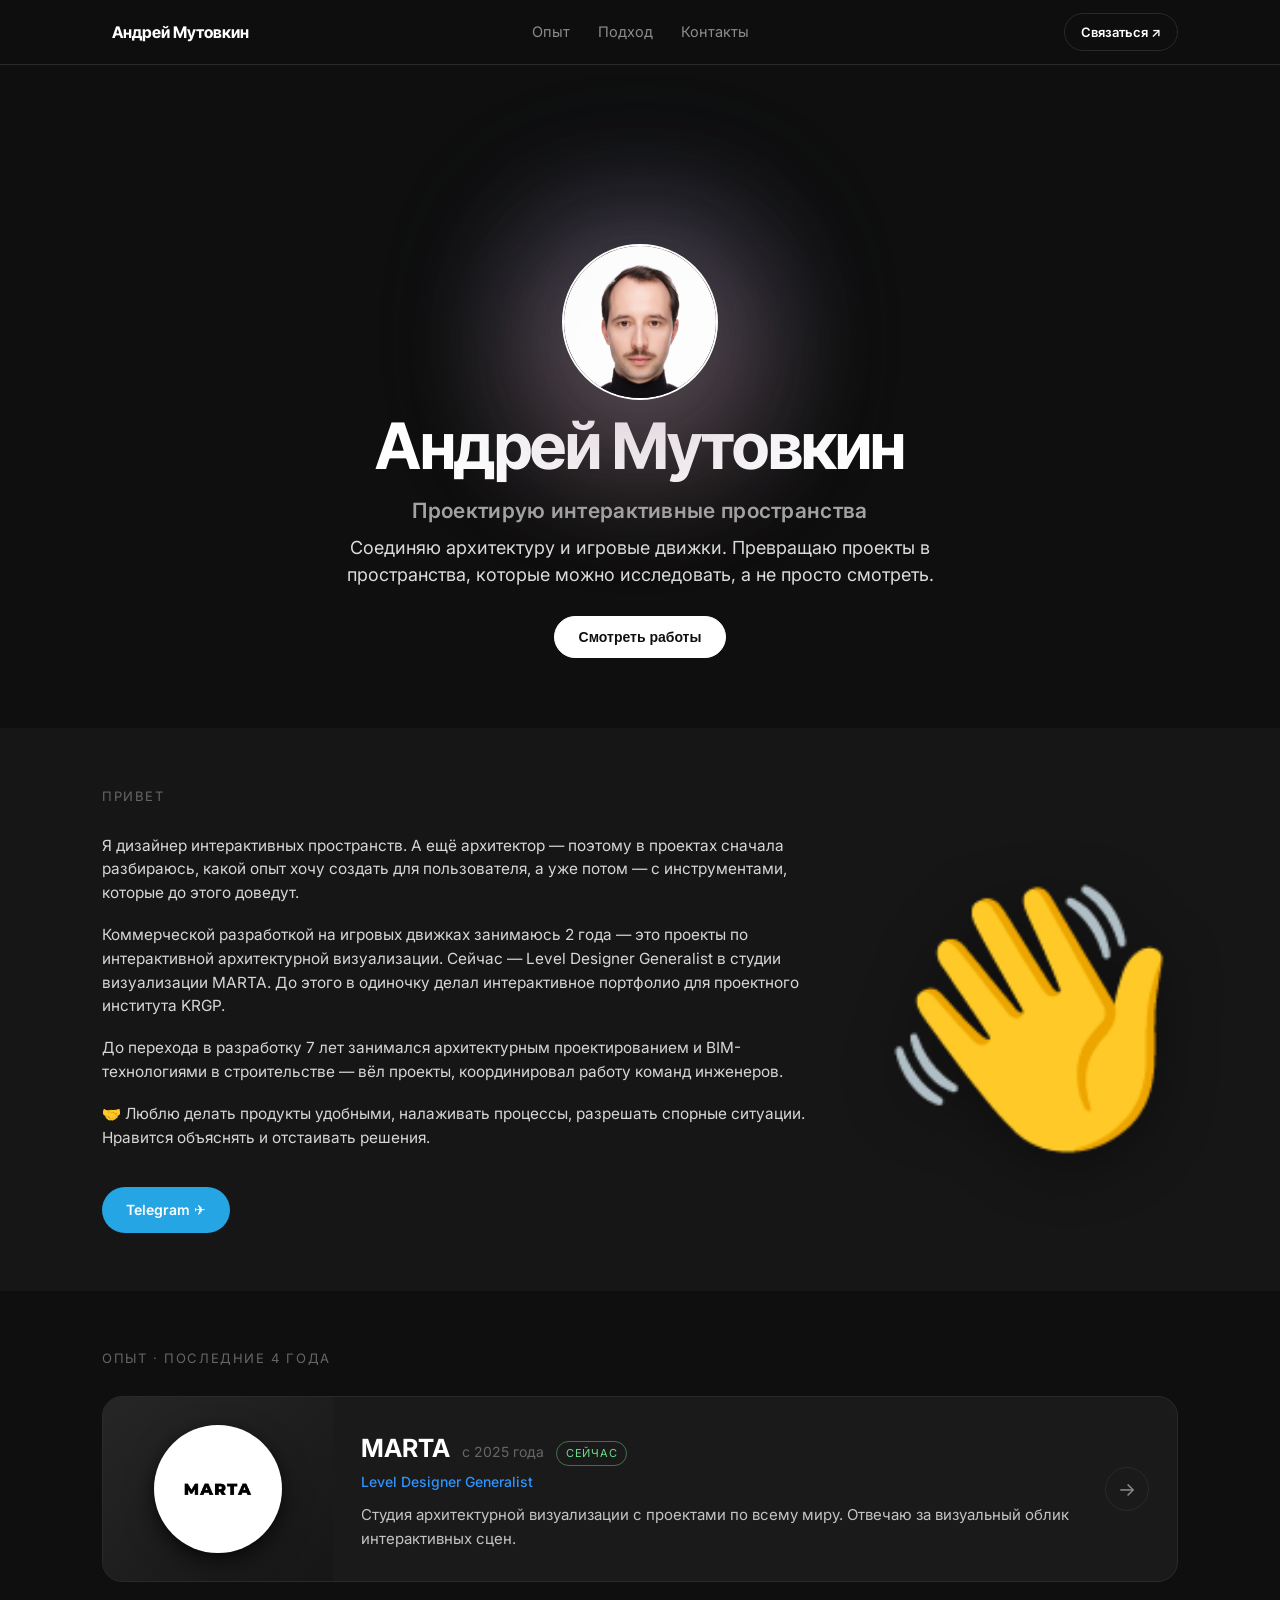
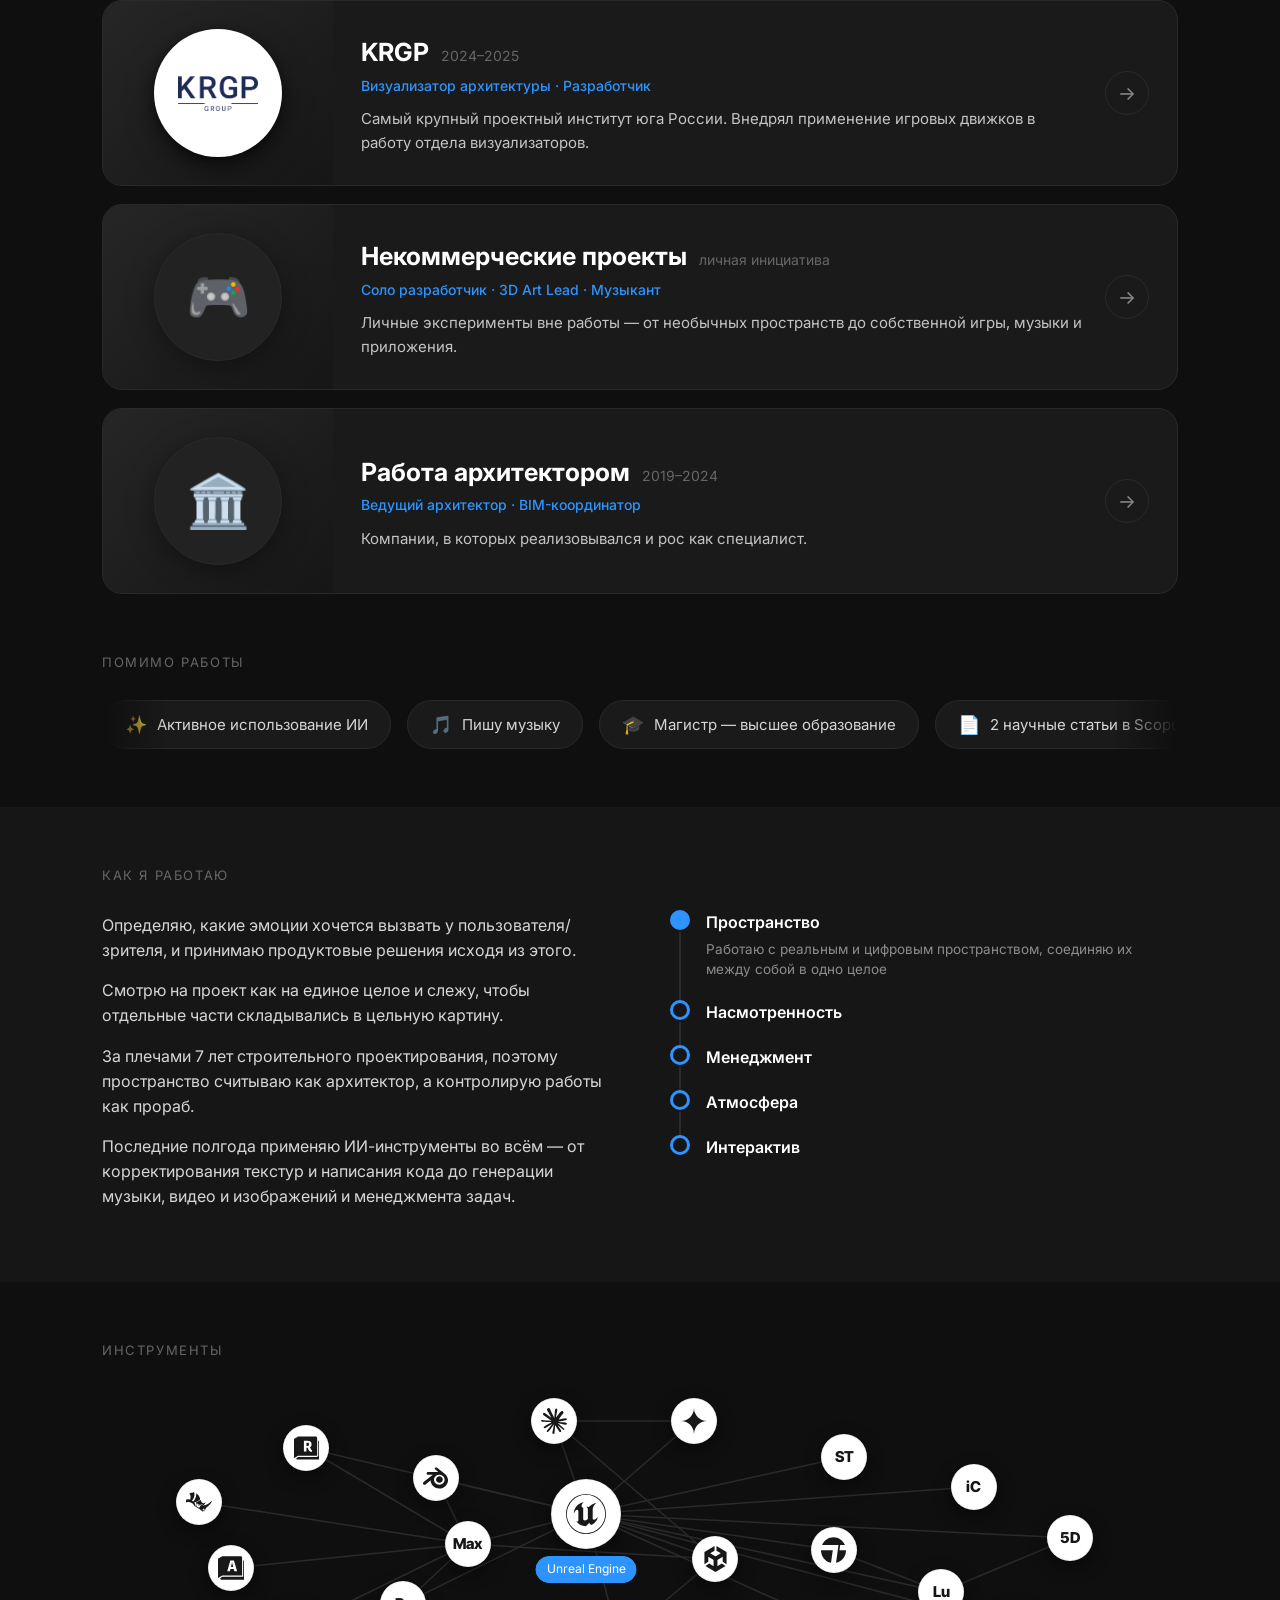
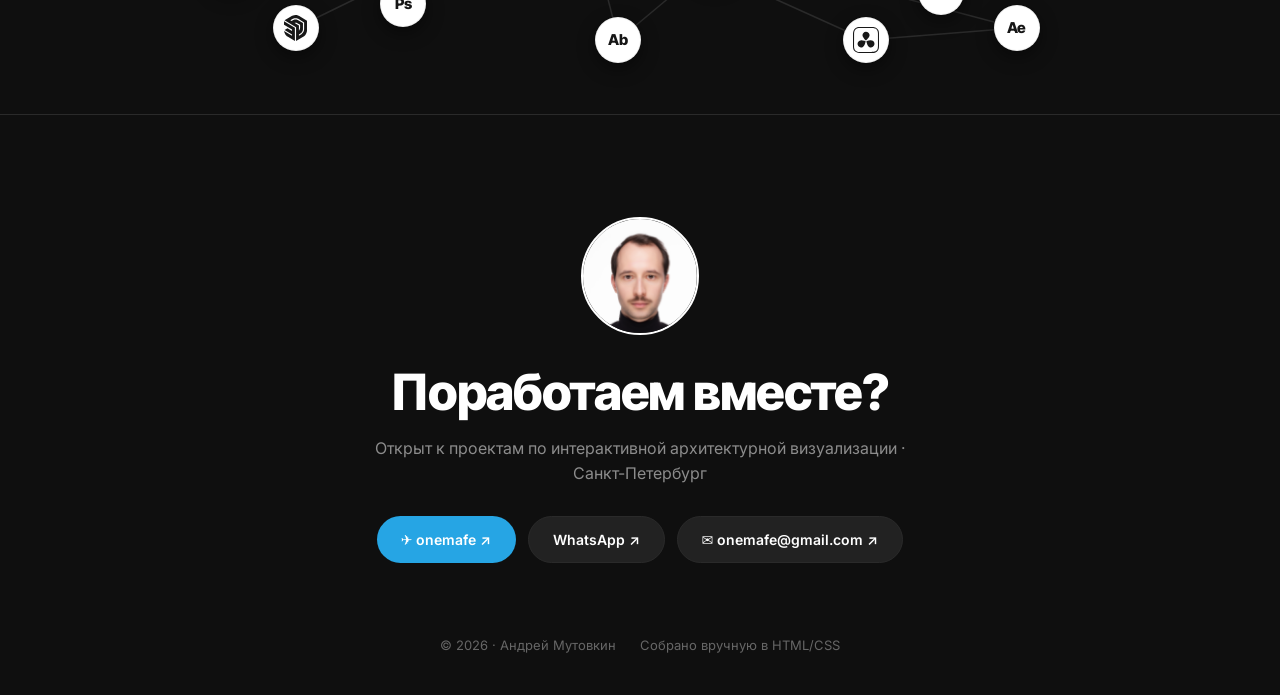
<file: index.html>
<!DOCTYPE html>
<!--
  Черновой макет реорганизации портфолио. Не заменяет index.html.
  Дизайн (тёмная тема, переходы, карточки) взят из Example/ как референс.
  Текст местами — заглушки в квадратных скобках [...], их предстоит заполнить.
  Блоки .media-video / .shot-grid — место под реальные материалы:
  видео вставляется так же, как в index.html (iframe kinescope.io/embed/...),
  скриншоты — обычными <img> в сетку вместо пунктирных плейсхолдеров.
-->
<html lang="ru">
<head>
<meta charset="UTF-8">
<meta name="viewport" content="width=device-width, initial-scale=1">
<title>Андрей Мутовкин — макет реорганизации портфолио</title>
<link rel="preconnect" href="https://fonts.googleapis.com">
<link rel="preconnect" href="https://fonts.gstatic.com" crossorigin>
<link href="https://fonts.googleapis.com/css2?family=Inter+Tight:wght@400;500;600;700;800&family=Inter:wght@400;500;600;700&display=swap" rel="stylesheet">
<style>
  :root{
    --bg:#0F0F0F;--band:#161616;--surface:#1A1A1A;--surface-2:#222222;
    --border:#2A2A2A;--text:#FFFFFF;--muted:#8C8C8C;--muted-2:#666666;
    --accent:#2D94FF;--radius:20px;
    --font-display:"Inter Tight","SF Pro Display",-apple-system,BlinkMacSystemFont,system-ui,sans-serif;
    --font-text:"Inter","SF Pro Text",-apple-system,BlinkMacSystemFont,system-ui,sans-serif;
  }
  *{box-sizing:border-box;margin:0;padding:0}
  html{scroll-behavior:smooth}
  body{background:var(--bg);color:var(--text);
    font-family:var(--font-text);
    line-height:1.55;-webkit-font-smoothing:antialiased;overflow-x:hidden}
  a{color:inherit;text-decoration:none}
  .container{max-width:1140px;margin:0 auto;padding-left:32px;padding-right:32px}

  /* заметка макета — виден только в этом черновике */
  .draft-banner{background:#2D2000;color:#FFD37A;font-size:13px;text-align:center;
    padding:9px 16px;border-bottom:1px solid #4a3a12}

  nav{position:sticky;top:0;z-index:50;background:rgba(15,15,15,.85);
    backdrop-filter:blur(12px);border-bottom:1px solid var(--border)}
  .nav-inner{position:relative;max-width:1140px;margin:0 auto;padding:0 32px;height:64px;
    display:flex;align-items:center;justify-content:space-between}
  .nav-logo{display:flex;align-items:center;gap:10px;font-weight:700;font-size:16px;
    font-family:var(--font-display);cursor:pointer}
  .nav-avatar{width:0;height:32px;overflow:hidden;border-radius:50%;opacity:0;
    flex-shrink:0;
    transition:width 320ms cubic-bezier(.2,.7,.3,1),opacity 280ms cubic-bezier(.2,.7,.3,1)}
  .nav-avatar img{width:32px;height:32px;object-fit:cover;object-position:center 10%;border-radius:50%;display:block;
    transform:translateZ(0);backface-visibility:hidden}
  .nav-logo.scrolled .nav-avatar{width:32px;opacity:1;transform:none}
  .nav-links{position:absolute;left:50%;top:50%;transform:translate(-50%,-50%);
    display:flex;gap:28px}
  .nav-links a{color:var(--muted);font-size:14.5px;transition:color .15s;cursor:pointer}
  .nav-links a:hover{color:var(--text)}

  section{padding:clamp(36px,4.5vw,64px) 0}
  .band{background:var(--band)}
  .section-label{font-size:13px;text-transform:uppercase;letter-spacing:1.6px;
    color:var(--muted-2);margin-bottom:28px}
  h1{font-family:var(--font-display);font-size:64px;font-weight:700;letter-spacing:-1.5px;line-height:1.05}
  h2{font-family:var(--font-display);font-size:36px;font-weight:700;letter-spacing:-.6px;margin-bottom:10px}
  .lead{font-size:18px;color:#D6D6D6;max-width:740px}
  .lead p{margin-bottom:18px}
  .placeholder-text{color:var(--muted-2);font-style:italic}

  /* HERO */
  .hero{text-align:center;padding-top:clamp(120px,14vw,200px);padding-bottom:clamp(44px,5.5vw,80px)}
  .avatar{width:156px;height:156px;border-radius:50%;margin:0;
    background:var(--surface);border:2px solid var(--text);
    overflow:hidden;position:relative;z-index:2}
  .avatar img{width:100%;height:100%;object-fit:cover;object-position:center 10%;
    transform:translateZ(0);backface-visibility:hidden;image-rendering:auto}

  /* мягкие анимированные пятна за аватаром — точная копия референса */
  .avatar-wrap{position:relative;display:flex;align-items:center;justify-content:center;
    width:100%;height:156px;margin:0 auto 12px;isolation:isolate}
  .blob-field{position:absolute;top:50%;left:50%;width:156px;height:156px;
    transform:translate(calc(-50% + var(--bx,0px)),calc(-50% + var(--by,0px)));z-index:1;pointer-events:none;
    transition:transform .5s cubic-bezier(.2,.7,.3,1);will-change:transform}
  .blob{position:absolute;border-radius:50%;filter:blur(85px);opacity:.5;
    pointer-events:none;z-index:1;will-change:transform}
  .blob-1{width:180px;height:180px;background:#2D94FF;top:0;left:50%;margin-left:-90px;
    animation:blobA 9s ease-in-out infinite}
  .blob-2{width:150px;height:150px;background:#FFC93C;top:35px;left:50%;margin-left:-75px;
    opacity:.4;animation:blobB 11s ease-in-out infinite}
  .blob-3{width:168px;height:168px;background:#FF6BA0;top:16px;left:50%;margin-left:-84px;
    opacity:.4;animation:blobC 7s ease-in-out infinite}
  @keyframes blobA{0%,100%{transform:translate(-60px,-10px) scale(1)}50%{transform:translate(60px,20px) scale(1.1)}}
  @keyframes blobB{0%,100%{transform:translate(50px,-20px) scale(1)}50%{transform:translate(-50px,30px) scale(.95)}}
  @keyframes blobC{0%,100%{transform:translate(0,40px) scale(1.05)}50%{transform:translate(0,-40px) scale(.9)}}
  @media(prefers-reduced-motion:reduce){.blob{animation:none!important}}

  .hero .role{color:rgba(255,255,255,.4);font-size:17px;font-weight:600;
    margin-top:14px;letter-spacing:.3px}
  .hero .pitch{color:#C8C8C8;font-size:21px;max-width:640px;margin:18px auto 0;line-height:1.5}
  .btn{display:inline-flex;align-items:center;gap:8px;background:var(--accent);
    color:#fff;font-weight:600;font-size:14px;padding:12px 24px;border-radius:999px;
    margin-top:28px;transition:transform .15s,filter .15s;cursor:pointer;border:none}
  .btn:hover{filter:brightness(1.1);transform:translateY(-1px)}
  .btn.white{background:var(--text);color:var(--bg);border:1px solid var(--text)}
  .btn.white:hover{filter:none;background:rgba(255,255,255,.9)}
  .btn.ghost{background:transparent;color:var(--text);border:1px solid var(--border)}
  .btn.ghost:hover{background:transparent;border-color:var(--text);filter:none}
  .btn.sm{margin-top:0;padding:8px 16px;font-size:13px}
  /* Telegram-кнопки — фирменный синий телеграма, а не общий акцент */
  a.btn[href*="t.me"]:not(.ghost){background:#26A5E4;border-color:#26A5E4;color:#fff}

  /* ПРИВЕТ (о себе) */
  .hello-grid{display:grid;grid-template-columns:1fr 300px;gap:clamp(28px,4vw,48px);
    align-items:center;justify-items:center}
  .hello-grid .lead{justify-self:stretch}
  .hello-grid .lead p{font-size:clamp(15px,1.2vw,17px)}
  .hello-grid .wave-wrap{position:relative;display:flex;align-items:center;
    justify-content:center;cursor:pointer}
  .wave-emoji{font-size:248px;line-height:1;display:inline-block;margin-top:-40px;
    filter:drop-shadow(0 12px 30px rgba(0,0,0,.4));
    user-select:none;-webkit-user-select:none;-webkit-touch-callout:none;
    transform-origin:70% 85%;animation:handWave 5s ease-in-out infinite}
  @keyframes handWave{
    0%,70%,100%{transform:rotate(-6deg)}
    74%{transform:rotate(10deg)}78%{transform:rotate(-14deg)}
    82%{transform:rotate(10deg)}86%{transform:rotate(-14deg)}
    90%{transform:rotate(8deg)}94%{transform:rotate(-6deg)}
  }
  @media(prefers-reduced-motion:reduce){.wave-emoji{animation:none}}
  @media(max-width:800px){
    .hello-grid{grid-template-columns:1fr}
    .wave-emoji{font-size:130px}
  }

  /* стикер-эффект: тап по ладони — короткий подскок + разлетающиеся частицы, как в Telegram */
  .wave-emoji.pop{animation:handWave 5s ease-in-out infinite,wavePop .5s cubic-bezier(.2,.7,.3,1)}
  @keyframes wavePop{
    0%{transform:scale(1) rotate(-6deg)}
    35%{transform:scale(1.3) rotate(18deg)}
    60%{transform:scale(.92) rotate(-16deg)}
    100%{transform:scale(1) rotate(-6deg)}
  }
  .wave-particle{position:absolute;left:50%;top:45%;border-radius:50%;
    pointer-events:none;will-change:transform,opacity;
    animation:waveParticle .7s cubic-bezier(.2,.7,.3,1) forwards}
  @keyframes waveParticle{
    to{transform:translate(var(--dx),var(--dy)) scale(0);opacity:0}
  }
  @media(prefers-reduced-motion:reduce){
    .wave-emoji.pop{animation:none}
    .wave-particle{display:none}
  }

  /* БЕГУЩИЕ СТРОКИ (факты + отзывы) */
  .marquee{overflow:hidden;position:relative;
    -webkit-mask-image:linear-gradient(90deg,transparent,#000 6%,#000 94%,transparent);
    mask-image:linear-gradient(90deg,transparent,#000 6%,#000 94%,transparent)}
  .marquee-track{display:flex;gap:16px;width:max-content;
    animation:marqueeL 46s linear infinite;will-change:transform}
  .marquee-track.rev{animation-name:marqueeR;animation-duration:60s}
  .marquee:hover .marquee-track{animation-play-state:paused}
  @keyframes marqueeL{from{transform:translateX(0)}to{transform:translateX(-50%)}}
  @keyframes marqueeR{from{transform:translateX(-50%)}to{transform:translateX(0)}}
  @media(prefers-reduced-motion:reduce){.marquee-track{animation:none}}

  .fact-chip{flex:none;display:inline-flex;align-items:center;gap:10px;
    background:var(--surface);border:1px solid var(--border);border-radius:999px;
    padding:12px 22px;font-size:15px;color:#D6D6D6;white-space:nowrap}
  .fact-chip .fi{font-size:18px;line-height:1}

  /* ИНСТРУМЕНТЫ — граф связей (как в Obsidian) */
  .tools-hint{color:var(--muted-2);font-size:13.5px;margin:-14px 0 6px}
  .tools-graph{position:relative;width:100%;height:clamp(230px,24vw,300px);margin-top:8px}
  .tg-svg{position:absolute;inset:0;width:100%;height:100%;overflow:visible}
  .tg-edge{stroke:var(--border);stroke-width:1.5;fill:none;transition:stroke .2s,stroke-width .2s}
  .tg-edge.hot{stroke:var(--accent);stroke-width:2.5}
  .tg-node{position:absolute;transform:translate(-50%,-50%)}
  .tg-chip{width:46px;height:46px;border-radius:50%;background:#fff;
    display:flex;align-items:center;justify-content:center;
    box-shadow:0 6px 18px rgba(0,0,0,.45);border:1px solid rgba(0,0,0,.06);
    transition:transform .2s,box-shadow .2s}
  .tg-chip img{width:58%;height:58%;object-fit:contain;display:block}
  .tg-chip .mono{font-weight:800;color:#161616;font-family:var(--font-display);font-size:15px}
  .tg-node.central .tg-chip{width:70px;height:70px}
  .tg-node.central .tg-chip .mono{font-size:20px}
  .tg-label{position:absolute;top:calc(100% + 7px);left:50%;transform:translateX(-50%);
    font-size:12px;color:var(--muted);background:var(--surface-2);
    border:1px solid var(--border);padding:3px 10px;border-radius:999px;white-space:nowrap;
    opacity:0;transition:opacity .18s;pointer-events:none}
  .tg-node.central .tg-label{opacity:1;color:#fff;background:var(--accent);border-color:var(--accent)}
  .tg-node:hover{z-index:6}
  .tg-node:hover .tg-chip{transform:scale(1.16);box-shadow:0 12px 28px rgba(45,148,255,.55)}
  .tg-node:hover .tg-label{opacity:1}
  @media(max-width:700px){
    .tools-graph{height:420px}
    .tg-chip{width:42px;height:42px}
    .tg-node.central .tg-chip{width:60px;height:60px}
  }

  /* PROCESS */
  .process-grid{display:grid;grid-template-columns:1fr 1fr;gap:60px;align-items:center}
  .process-text p{margin-bottom:16px;color:#D6D6D6;font-size:16px}
  .steps{display:flex;flex-direction:column}
  .step{display:flex;gap:16px;padding-bottom:20px;position:relative;cursor:pointer}
  .step:not(:last-child)::before{content:"";position:absolute;left:9px;top:22px;
    bottom:0;width:2px;background:var(--border)}
  .step-dot{width:20px;height:20px;border-radius:50%;flex-shrink:0;
    border:3px solid var(--accent);background:var(--band);z-index:1;transition:background .15s}
  .step.open .step-dot{background:var(--accent)}
  .step-body{flex:1}
  .step-title{font-weight:600;font-size:16px;transition:color .15s}
  .step:hover .step-title{color:var(--accent)}
  .step-desc{color:var(--muted);font-size:13.5px;
    max-height:0;overflow:hidden;opacity:0;
    transition:max-height .3s ease,opacity .2s,margin .2s}
  .step.open .step-desc{max-height:140px;opacity:1;margin-top:4px}

  /* COMPANY CARDS (Опыт) */
  .cards-recent{display:flex;flex-direction:column;gap:18px}
  .company-card{display:flex;min-height:186px;background:var(--surface);border:1px solid var(--border);
    border-radius:var(--radius);overflow:hidden;cursor:pointer;
    transition:border-color .18s,transform .18s}
  .company-card:hover{border-color:var(--accent);transform:translateY(-2px)}
  .cc-cover{width:230px;flex-shrink:0;display:flex;align-items:center;
    justify-content:center;background:linear-gradient(140deg,#262626,#161616);overflow:hidden}
  .company-card:hover .cc-cover{background:linear-gradient(140deg,#2b3a4d,#161616)}
  .cc-badge{width:128px;height:128px;border-radius:50%;flex-shrink:0;
    display:flex;align-items:center;justify-content:center;overflow:hidden}
  .cc-badge.is-logo{background:#fff;padding:24px;
    box-shadow:0 10px 28px rgba(0,0,0,.5),0 3px 8px rgba(0,0,0,.35)}
  .cc-badge.is-logo img{max-width:100%;max-height:100%;object-fit:contain;display:block}
  .cc-badge.is-emoji{background:var(--surface-2);border:1px solid var(--border);
    font-size:52px;line-height:1;
    filter:drop-shadow(0 6px 14px rgba(0,0,0,.35))}
  .cc-body{flex:1;padding:22px 28px;display:flex;align-items:center;gap:20px;min-width:0}
  .cc-main{flex:1;min-width:0}
  .cc-top{display:flex;align-items:baseline;gap:12px;flex-wrap:wrap}
  .cc-name{font-size:25px;font-weight:700}
  .cc-period{color:var(--muted-2);font-size:14px}
  .cc-role{color:var(--accent);font-size:14px;margin-top:3px;font-weight:500}
  .cc-desc{color:#C4C4C4;font-size:15px;margin-top:11px}
  .card-note{display:inline-block;margin-top:14px;font-size:12.5px;color:var(--muted);
    background:var(--surface-2);border:1px solid var(--border);
    padding:5px 12px;border-radius:999px}
  .cc-arrow{width:44px;height:44px;border-radius:50%;border:1px solid var(--border);
    display:flex;align-items:center;justify-content:center;color:var(--muted);
    font-size:19px;flex-shrink:0;transition:background .18s,border-color .18s,color .18s,transform .18s}
  .company-card:hover .cc-arrow{background:var(--accent);border-color:var(--accent);
    color:#fff;transform:translateX(3px)}
  .current-badge{font-size:11px;text-transform:uppercase;letter-spacing:.7px;
    color:#6CDC8C;border:1px solid rgba(108,220,140,.45);
    padding:3px 9px;border-radius:999px}

  /* CASE ROWS: заголовки кейсов стоят парами в ряд; средняя строка грида (0/16px) —
     зазор, который появляется только со стороны неактивной соседней карточки */
  .case-list{display:flex;flex-direction:column;gap:16px}
  .case-row{display:grid;grid-template-columns:repeat(2,1fr);
    grid-template-rows:auto 0 auto;column-gap:16px;row-gap:0}
  .case-row.single{grid-template-columns:1fr}
  .case-row.orphan{grid-template-columns:repeat(2,1fr)}
  .case-row.orphan .case-card{grid-column:1}
  .case-row.has-open:not(.single){grid-template-rows:auto 16px auto}
  .case-card{background:var(--surface);border:1px solid var(--border);
    border-radius:var(--radius);overflow:hidden;cursor:pointer;
    transition:border-color .18s,transform .18s,border-radius .2s,background-color .2s}
  .case-card:hover{border-color:var(--accent);transform:translateY(-2px)}
  .cs-thumb{height:128px;display:flex;align-items:center;justify-content:flex-end;
    padding:0 24px;background:linear-gradient(140deg,#242424,#161616)}
  .case-card:hover .cs-thumb{background:linear-gradient(140deg,#2b3a4d,#161616)}
  .cs-thumb .cs-no{font-size:60px;font-weight:800;color:#fff;opacity:.12}
  /* видео/фото прямо в шапке карточки: заполняет, обрезано, отцентровано по высоте */
  .cs-thumb.has-media{position:relative;padding:0;overflow:hidden;background:#0e0e0e}
  .cs-thumb-video{position:absolute;left:50%;top:50%;width:100%;aspect-ratio:16/9;
    transform:translate(-50%,-50%) scale(1.06);pointer-events:none;background:#0e0e0e}
  .cs-thumb-video .kp-mount{width:100%;height:100%;background:#0e0e0e}
  .cs-thumb-video iframe{width:100%;height:100%;border:0;display:block;background:#0e0e0e}
  /* прозрачный слой поверх видео: перехватывает клик, чтобы карточка открывалась */
  .cs-thumb-shield{position:absolute;inset:0;z-index:3}
  .cs-thumb-photo{position:absolute;inset:0;width:100%;height:100%;object-fit:cover;object-position:center}
  .cs-thumb.has-logo{justify-content:center}
  .cs-thumb .cc-logo-box{background:#fff;border-radius:12px;padding:16px 22px;
    display:flex;align-items:center;justify-content:center;max-width:78%;max-height:70%}
  .cs-thumb .cc-logo-box img{max-width:100%;max-height:100%;object-fit:contain;display:block}
  .cs-body{padding:22px 24px}
  .cs-tag{font-size:12px;text-transform:uppercase;letter-spacing:1px;color:var(--muted-2)}
  .cs-title{font-size:19px;font-weight:600;margin-top:8px}
  .cs-wip{display:inline-flex;align-items:center;gap:6px;margin-top:10px;
    font-size:12px;font-weight:600;letter-spacing:.3px;color:#e0a72c;
    background:rgba(224,167,44,.12);border:1px solid rgba(224,167,44,.35);
    padding:3px 10px;border-radius:999px}
  .cs-wip::before{content:'';width:6px;height:6px;border-radius:50%;background:#e0a72c}
  .cs-sum{color:var(--muted);font-size:14px;margin-top:10px}
  .cs-arrow{color:var(--accent);font-size:14px;margin-top:16px;font-weight:600}

  /* РАСКРЫТИЕ: карточка сверху остаётся отдельным полностью скруглённым элементом,
     снизу через зазор появляется широкое окно с такими же скруглениями. Выделенная
     пара подсвечивается мягким синим свечением-градиентом сзади (индикатор выбора). */
  .case-card.active{border-color:var(--accent);transform:none!important;
    box-shadow:0 6px 24px rgba(45,148,255,.20), 0 0 72px rgba(45,148,255,.34)}
  .case-connector{display:none}
  .case-row-detail{grid-row:3;grid-column:1 / -1;max-height:0;overflow:hidden;opacity:0;
    background:var(--surface);border:1px solid transparent;border-radius:var(--radius);
    transition:max-height .4s ease,opacity .3s,border-color .3s,box-shadow .3s}
  .case-row-detail.open{max-height:4000px;opacity:1;border-color:var(--accent);padding:28px;
    box-shadow:0 6px 24px rgba(45,148,255,.20), 0 0 72px rgba(45,148,255,.34)}

  /* PET-ПРОЕКТЫ — отдельный акцент рамкой, как в примере */
  .pet-card{border-color:rgba(45,148,255,.4)}
  .pet-card .cs-thumb{background:linear-gradient(140deg,#22344a,#161616)}
  .pet-badge{display:inline-block;font-size:11px;text-transform:uppercase;letter-spacing:.7px;
    color:var(--accent);border:1px solid rgba(45,148,255,.45);
    padding:3px 9px;border-radius:999px;margin-top:8px}

  /* SKILLS */
  .skills-grid{display:grid;grid-template-columns:1fr 1fr;gap:32px}
  .skill-group-title{font-size:13px;text-transform:uppercase;letter-spacing:1.2px;
    color:var(--accent);font-weight:600;margin-bottom:14px}
  .tag-row{display:flex;flex-wrap:wrap;gap:8px}
  .tag{background:var(--surface-2);border:1px solid var(--border);padding:7px 14px;
    border-radius:999px;font-size:13.5px;color:#D6D6D6}

  /* PAGE (динамическая подстраница: компания / кейс) */
  .page{display:none}
  .page.active{display:block}
  #home.active{display:block}
  .back-link{display:inline-flex;align-items:center;gap:8px;color:var(--muted);
    font-size:14px;margin-bottom:30px;transition:color .15s;cursor:pointer}
  .back-link:hover{color:var(--accent)}
  .page-cover{height:200px;border-radius:var(--radius);margin-bottom:32px;
    display:flex;align-items:center;justify-content:center;
    background:linear-gradient(140deg,#2b3a4d,#161616)}
  .page-cover .pc-mark{font-size:96px;font-weight:800;color:#fff;opacity:.14}
  .page-head{border-bottom:1px solid var(--border);padding-bottom:36px;margin-bottom:40px}
  .ph-tag{color:var(--muted-2);font-size:13px;text-transform:uppercase;letter-spacing:1px}
  .page-head h1{font-size:42px;margin-top:10px}
  .ph-title-row{display:flex;align-items:flex-start;justify-content:space-between;gap:16px}
  .ph-site{width:46px;height:46px;border-radius:50%;border:1px solid var(--border);
    display:flex;align-items:center;justify-content:center;color:var(--muted);flex-shrink:0;
    transition:background .18s,border-color .18s,color .18s,transform .18s}
  .ph-site:hover{background:var(--accent);border-color:var(--accent);color:#fff;transform:translateY(-2px)}
  .ph-site svg{width:22px;height:22px;display:block}
  .ph-period{color:var(--muted-2);font-size:14px;margin-top:10px}
  .ph-desc{color:#CFCFCF;font-size:17px;margin-top:18px;max-width:760px}
  .group-label{font-size:13px;text-transform:uppercase;letter-spacing:1.2px;
    color:var(--accent);font-weight:600;margin:28px 0 12px}
  .resp-grid{display:flex;gap:56px;margin-bottom:8px}
  .resp-col{flex:1;min-width:0;display:flex;flex-direction:column;gap:34px}
  .resp-group .group-label{margin:0 0 14px}
  @media(max-width:860px){.resp-grid{flex-direction:column;gap:34px}}
  .bullets{margin-top:4px;margin-bottom:20px}
  .bullets li{list-style:none;padding-left:20px;position:relative;
    color:#CACACA;font-size:15px;margin-bottom:10px}
  .bullets li::before{content:"";position:absolute;left:0;top:8px;width:6px;height:6px;
    border-radius:50%;background:var(--accent)}

  /* CASE BLOCKS */
  .case-block{background:var(--surface);border:1px solid var(--border);
    border-radius:var(--radius);padding:28px 30px;margin-bottom:16px}
  .cb-label{font-size:12px;text-transform:uppercase;letter-spacing:1.5px;
    color:var(--accent);font-weight:600;margin-bottom:12px}
  .cb-text{color:#D2D2D2;font-size:15.5px}
  .cb-text.is-placeholder{color:var(--muted-2);font-style:italic}

  /* МЕДИА: сюда встают реальные видео (kinescope iframe) и скриншоты */
  .media-video{aspect-ratio:16/9;border:1.5px dashed var(--border);border-radius:var(--radius);
    display:flex;align-items:center;justify-content:center;text-align:center;
    color:var(--muted-2);font-size:14px;padding:24px;margin-top:8px}
  .shot-grid{display:grid;grid-template-columns:repeat(3,1fr);gap:12px;margin-top:16px}
  .shot-item{aspect-ratio:4/3;border:1.5px dashed var(--border);border-radius:14px;
    display:flex;align-items:center;justify-content:center;color:var(--muted-2);font-size:13px}
  /* Фото-материалы кейса */
  .photo-grid{display:grid;grid-template-columns:repeat(2,1fr);gap:14px;margin-top:8px;align-items:start}
  .photo-tile{margin:0;border-radius:14px;overflow:hidden;background:#0e0e0e;border:1px solid var(--border)}
  .photo-tile img{width:100%;height:100%;object-fit:cover;display:block}
  /* Ряд фото равной высоты, каждая в своём естественном соотношении */
  .photo-row{display:flex;gap:14px;margin-top:8px;height:min(52vw,360px)}
  .photo-row .photo-tile{height:100%;flex:0 0 auto}

  /* ГАЛЕРЕЯ МЕДИА в раскрытом кейсе: крупный просмотр + список файлов сбоку */
  .case-gallery{position:relative;padding-right:230px;margin-top:8px}
  .case-gallery.single{padding-right:0}
  .cg-stage{display:flex;align-items:center;justify-content:center;min-height:240px}
  .cg-shot{position:relative;display:inline-block;line-height:0;max-width:100%}
  .cg-shot img{display:block;width:auto;height:auto;max-width:100%;max-height:60vh;
    border-radius:12px;border:1px solid var(--border)}
  .cg-video{position:relative;width:100%;aspect-ratio:16/9;border-radius:12px;overflow:hidden;
    border:1px solid var(--border);background:#0d0d0d}
  .cg-video iframe{width:100%;height:100%;border:0;display:block;transform:scale(1.03);background:#0d0d0d}
  .cg-rail{position:absolute;top:0;right:0;bottom:0;width:216px;display:flex;flex-direction:column;
    gap:10px;overflow-y:auto;padding-right:8px;scrollbar-width:thin;scrollbar-color:#3a3a3a transparent}
  .cg-rail::-webkit-scrollbar{width:8px}
  .cg-rail::-webkit-scrollbar-track{background:transparent}
  .cg-rail::-webkit-scrollbar-thumb{background:#3a3a3a;border-radius:99px}
  .cg-rail::-webkit-scrollbar-thumb:hover{background:#4a4a4a}
  .cg-thumb{position:relative;width:100%;aspect-ratio:16/9;flex:0 0 auto;border-radius:10px;
    overflow:hidden;border:1px solid var(--border);cursor:pointer;padding:0;background:#0d0d0d;display:block}
  .cg-thumb img{width:100%;height:100%;object-fit:cover;display:block;opacity:.6;transition:opacity .2s}
  .cg-thumb .kp-mount{width:100%;height:100%;pointer-events:none}
  .cg-thumb .kp-mount iframe{transform:scale(1.05);background:#0d0d0d}
  .cg-thumb:hover img{opacity:.85}
  .cg-thumb.is-active{border-color:var(--accent);box-shadow:0 0 0 1px var(--accent)}
  .cg-thumb.is-active img{opacity:1}
  .cg-thumb-cap{position:absolute;left:0;right:0;bottom:0;z-index:3;padding:12px 9px 6px;
    background:linear-gradient(0deg,rgba(8,8,8,.9),transparent);font-size:11px;font-weight:500;
    color:#e6e6e6;text-align:left;white-space:nowrap;overflow:hidden;text-overflow:ellipsis;pointer-events:none}
  .cg-thumb .thumb-play{position:absolute;inset:0;z-index:2;display:flex;align-items:center;
    justify-content:center;pointer-events:none}
  .cg-thumb .thumb-play::before{content:"";width:30px;height:30px;border-radius:50%;
    background:rgba(20,20,20,.5);border:1.5px solid rgba(255,255,255,.6)}
  .cg-thumb .thumb-play::after{content:"";position:absolute;width:0;height:0;margin-left:3px;
    border-left:9px solid #fff;border-top:6px solid transparent;border-bottom:6px solid transparent}
  /* прозрачный слой поверх плеера-превью: клик выбирает видео (открывает слева), не запуская его тут */
  .cg-thumb .thumb-shield{position:absolute;inset:0;z-index:5;cursor:pointer}

  footer{border-top:1px solid var(--border);padding:clamp(60px,8vw,104px) 0 40px;text-align:center}
  .f-avatar{width:118px;height:118px;border-radius:50%;margin:0 auto 32px;overflow:hidden;
    border:2px solid var(--text);background:var(--surface)}
  .f-avatar img{width:100%;height:100%;object-fit:cover;object-position:center 10%;display:block;
    transform:translateZ(0);backface-visibility:hidden}
  .f-title{font-family:var(--font-display);font-size:clamp(30px,4.4vw,50px);font-weight:800;
    letter-spacing:-1.3px;line-height:1.02;margin-bottom:18px}
  .f-sub{color:var(--muted);font-size:16px;margin-bottom:30px;max-width:560px;margin-left:auto;margin-right:auto}
  .f-contacts{display:flex;gap:12px;justify-content:center;flex-wrap:wrap}
  .f-contacts .btn{margin-top:0}
  .f-bottom{display:flex;gap:24px;justify-content:center;flex-wrap:wrap;
    margin-top:clamp(48px,6vw,72px);color:var(--muted-2);font-size:13px}

  @media(max-width:860px){
    /* sticky иногда даёт зазор сверху из-за поведения адресной строки Safari
       на iOS — fixed надёжно прибивает шапку к самому верху экрана */
    nav{position:fixed;top:0;left:0;right:0}
    .page{padding-top:64px}
    .nav-name{display:none}
    .nav-avatar{width:32px;opacity:1}
    .container{padding-left:20px;padding-right:20px}
    .nav-inner{padding:0 20px}
    h1{font-size:38px}
    h2{font-size:26px}
    .hero .pitch{font-size:17px}
    .process-grid{grid-template-columns:1fr;gap:32px}
    .case-row{display:flex;flex-direction:column;gap:16px}
    .case-connector{display:none}
    .case-row-detail{border-radius:var(--radius)!important}
    .skills-grid{grid-template-columns:1fr;gap:24px}
    .company-card{flex-direction:column}
    .cc-cover{width:100%;height:110px}
    .shot-grid{grid-template-columns:repeat(2,1fr)}
    .photo-grid{grid-template-columns:1fr}
    .photo-row{flex-direction:column;height:auto}
    .photo-row .photo-tile{width:100%;height:auto}
    .case-gallery{padding-right:0}
    .cg-rail{position:static;width:auto;flex-direction:row;overflow-x:auto;overflow-y:hidden;margin-top:12px;padding-right:0}
    .cg-thumb{width:150px;flex:0 0 auto}
    .nav-links{gap:14px}
    .nav-links a{font-size:13px}
    .nav-cta-btn{display:none}
  }
</style>
</head>
<body>

<nav>
  <div class="nav-inner">
    <div class="nav-logo" onclick="go('home')">
      <span class="nav-avatar"><img src="images/photos/avatar-nav.jpg" alt=""></span>
      <span class="nav-name">Андрей Мутовкин</span>
    </div>
    <div class="nav-links">
      <a onclick="navTo('experience')">Опыт</a>
      <a onclick="navTo('process')">Подход</a>
      <a onclick="navTo('contacts')">Контакты</a>
    </div>
    <a class="btn ghost sm nav-cta-btn" href="http://t.me/onemafe" target="_blank">Связаться ↗</a>
  </div>
</nav>

<!-- ================= HOME ================= -->
<div id="home" class="page active">

  <!-- 1 · HERO -->
  <div class="hero container">
    <div class="avatar-wrap">
      <span class="blob-field" aria-hidden="true">
        <span class="blob blob-1"></span>
        <span class="blob blob-2"></span>
        <span class="blob blob-3"></span>
      </span>
      <div class="avatar"><img src="images/photos/avatar-hero.jpg" alt="Андрей Мутовкин"></div>
    </div>
    <h1>Андрей Мутовкин</h1>
    <div class="role" style="font-size:21px;font-weight:600;color:#FFFFFF9E;max-width:700px;margin:20px auto 0;line-height:1.15">Проектирую интерактивные пространства</div>
    <div class="pitch" style="font-size:18px;font-weight:400;color:#FFFFFFDA;max-width:620px;margin:10px auto 0;line-height:1.5">Соединяю архитектуру и игровые движки. Превращаю проекты в пространства, которые можно исследовать, а не просто смотреть.</div>
    <button class="btn white" onclick="navTo('experience')">Смотреть работы</button>
  </div>

  <!-- 2 · О СЕБЕ -->
  <div class="band">
    <section class="container" id="about">
      <div class="section-label">Привет</div>
      <div class="hello-grid">
        <div class="lead">
          <p>Я дизайнер интерактивных пространств. А ещё архитектор — поэтому в проектах сначала разбираюсь, какой опыт хочу создать для пользователя, а уже потом — с инструментами, которые до этого доведут.</p>
          <p>Коммерческой разработкой на игровых движках занимаюсь 2 года — это проекты по интерактивной архитектурной визуализации. Сейчас — Level Designer Generalist в студии визуализации MARTA. До этого в одиночку делал интерактивное портфолио для проектного института KRGP.</p>
          <p>До перехода в разработку 7 лет занимался архитектурным проектированием и BIM-технологиями в строительстве — вёл проекты, координировал работу команд инженеров.</p>
          <p>🤝 Люблю делать продукты удобными, налаживать процессы, разрешать спорные ситуации. Нравится объяснять и отстаивать решения.</p>
          <a class="btn" href="http://t.me/onemafe" target="_blank" style="margin-top:20px">Telegram ✈</a>
        </div>
        <div class="wave-wrap" onclick="waveBurst(this)"><span class="wave-emoji">👋</span></div>
      </div>
    </section>
  </div>

  <!-- 3 · ОПЫТ -->
  <section class="container" id="experience">
    <div class="section-label">Опыт · последние 4 года</div>
    <div class="cards-recent" id="experience-cards"></div>
  </section>

  <!-- 3.5 · ПОМИМО РАБОТЫ -->
  <section class="container" id="testimonials" style="padding-top:0">
    <div class="section-label">Помимо работы</div>
    <div class="marquee"><div class="marquee-track rev" id="facts-track"></div></div>
  </section>

  <!-- 4 · ПОДХОД К ВИЗУАЛИЗАЦИИ -->
  <div class="band">
    <section class="container" id="process">
      <div class="process-grid">
        <div class="process-text">
          <div class="section-label">Как я работаю</div>
          <p>Определяю, какие эмоции хочется вызвать у пользователя/зрителя, и принимаю продуктовые решения исходя из этого.</p>
          <p>Смотрю на проект как на единое целое и слежу, чтобы отдельные части складывались в цельную картину.</p>
          <p>За плечами 7 лет строительного проектирования, поэтому пространство считываю как архитектор, а контролирую работы как прораб.</p>
          <p>Последние полгода применяю ИИ-инструменты во всём — от корректирования текстур и написания кода до генерации музыки, видео и изображений и менеджмента задач.</p>
        </div>
        <div class="steps" id="steps"></div>
      </div>
    </section>
  </div>

  <!-- 5 · ИНСТРУМЕНТЫ -->
  <section class="container" style="padding-bottom:clamp(16px,2vw,28px)">
    <div class="section-label">Инструменты</div>
    <div class="tools-graph" id="tools-graph"></div>
  </section>

  <footer id="contacts">
    <div class="f-avatar"><img src="images/photos/avatar-hero.jpg" alt="Андрей Мутовкин"></div>
    <div class="f-title">Поработаем вместе?</div>
    <div class="f-sub">Открыт к проектам по интерактивной архитектурной визуализации · Санкт-Петербург</div>
    <div class="f-contacts">
      <a class="btn" href="http://t.me/onemafe" target="_blank">✈ onemafe ↗</a>
      <a class="btn" style="background:var(--surface-2);border:1px solid var(--border)" href="https://wa.me/79516473213" target="_blank">WhatsApp ↗</a>
      <a class="btn" style="background:var(--surface-2);border:1px solid var(--border)" href="mailto:onemafe@gmail.com">✉ onemafe@gmail.com ↗</a>
    </div>
    <div class="f-bottom"><span>© 2026 · Андрей Мутовкин</span><span>Собрано вручную в HTML/CSS</span></div>
  </footer>

</div>

<!-- ================= DYNAMIC PAGE ================= -->
<div id="dynamic" class="page">
  <div class="container" style="padding-top:48px;padding-bottom:88px">
    <div id="dynamic-content"></div>
  </div>
</div>

<script>
const DATA = {
  process:[
    ["Пространство","Работаю с реальным и цифровым пространством, соединяю их между собой в одно целое"],
    ["Насмотренность","Чувствую и умею объяснить, почему одно решение работает, а другое ломает картину"],
    ["Менеджмент","Ставлю задачи смежным специалистам и веду их к результату. Управлению командой научился в проектировании, где этот этап самый сложный и ответственный"],
    ["Атмосфера","Использую все доступные аудиовизуальные инструменты, чтобы спроектировать нужный опыт"],
    ["Интерактив","Делаю опыт интересным через видеоигровые приёмы и механики"]
  ],
  skillsBim:["Revit","Sketchup","3Ds Max","AutoCAD","Pixyz","Photoshop","Rhinoceros"],
  skillsRT:["Unreal Engine","Unity","Blender","iClone","SpeedTree","Render 5D","Twinmotion","Lumion"],

  facts:[
    {i:"✨",t:"Активное использование ИИ"},
    {i:"🎵",t:"Пишу музыку"},
    {i:"🎓",t:"Магистр — высшее образование"},
    {i:"📄",t:"2 научные статьи в Scopus"},
    {i:"🤖",t:"Интенсив по ИИ у Вани Замесина"},
    {i:"🏛️",t:"Курс по видеоигровой архитектуре — Софт Культура"},
    {i:"🖼️",t:"Курс «Как сделать выставку» — Софт Культура"},
    {i:"🎮",t:"Курс по разработке на Unity — XYZ"}
  ],

  experience:[
    {id:"marta",mark:"M",logo:"images/logos/276.jpg",name:"MARTA",period:"с 2025 года",role:"Level Designer Generalist",
     desc:"Студия архитектурной визуализации с проектами по всему миру. Отвечаю за визуальный облик интерактивных сцен.",note:"5 проектов →",current:true},
    {id:"krgp",mark:"K",logo:"images/logos/KRGP_Group_logo__01.png.webp",name:"KRGP",period:"2024–2025",role:"Визуализатор архитектуры · Разработчик",
     desc:"Самый крупный проектный институт юга России. Внедрял применение игровых движков в работу отдела визуализаторов.",note:"3 кейса →"},
    {id:"pet",mark:"P",emoji:"🎮",name:"Некоммерческие проекты",period:"личная инициатива",role:"Соло разработчик · 3D Art Lead · Музыкант",
     desc:"Личные эксперименты вне работы — от необычных пространств до собственной игры, музыки и приложения.",note:"5 кейсов →"},
    {id:"architect",mark:"A",emoji:"🏛️",name:"Работа архитектором",period:"2019–2024",role:"Ведущий архитектор · BIM-координатор",
     desc:"Компании, в которых реализовывался и рос как специалист.",note:"3 компании →"}
  ],
  companies:{
    marta:{
      mark:"M",name:"MARTA",period:"с 2025 года — настоящее время",
      site:"https://marta.pictures",
      desc:"Marta — студия архитектурной визуализации, которая развивает направление интерактивных продуктов.",
      responsibilities:[
        {label:"Level Design",items:[
          "Подготавливаю объекты для размещения на сцене",
          "Наполняю сцену по правилам архитектурной визуализации и левел-дизайна — компоновка, масштаб и детали окружения для достоверной картинки",
          "Работаю с освещением и материалами"
        ]},
        {label:"Audio Design",items:[
          "Обрабатываю и монтирую исходники звука и музыки в Ableton",
          "Настраиваю звук в приложении и подключаю логику воспроизведения"
        ]},
        {label:"Моделирование",items:[
          "Моделирую с нуля и обрабатываю исходные данные",
          "Настраиваю развёртки и текстуры",
          "Оптимизирую модели под игровые движки",
          "Пишу скрипты для оптимизации рутинной работы"
        ]},
        {label:"Процессы",items:[
          "Придумал и описал алгоритм обработки Revit-модели для импорта в Unreal Engine",
          "Написал PCG-скрипты для расстановки объектов",
          "Участвую в обсуждении всех продуктовых задач"
        ]},
        {label:"AI-инструменты",items:[
          "Написание скриптов",
          "Создание и обработка текстур",
          "Обработка скриншотов из движков для реалистичных статичных визуализаций"
        ]}
      ],
      casesLabel:"Проекты",cases:["vesper-pogodinskaya","avium-vr","germany-school","vesper-kutuzovsky","svobody-tour"]
    },
    krgp:{
      mark:"K",name:"KRGP",period:"2024–2025",
      desc:"Проектный институт «КраснодарГражданПроект». Крупнейший проектировщик социальных объектов на Юге России.",
      casesLabel:"Проекты",cases:["krgp-portfolio","android","arch-video"]
    },
    architect:{
      mark:"A",name:"Работа архитектором",period:"2019–2024",
      desc:"Компании, в которых реализовывался и рос как специалист.",
      casesLabel:"Компании",cases:["inspat","control-systems","pss-teaching"]
    },
    pet:{
      mark:"P",name:"Некоммерческие проекты",period:"личная инициатива",
      desc:"Личные проекты и эксперименты: необычные интерактивные пространства, игровая и продуктовая разработка.",
      casesLabel:"Проекты",cases:["gallery","imperial-disorder","baku","music","schitai"]
    }
  },
  cases:{
    "vesper-pogodinskaya":{company:"marta",tag:"MARTA · Проект",
      title:"Интерактивный стол для офиса продаж Vesper Погодинская",
      thumb:"uploads/VesperPogodinskaya-01-thumb.webp",
      videos:[
        {video:"https://kinescope.io/embed/ec4PZUn7iCfxR6mJUqQN9C"},
        {video:"https://kinescope.io/embed/37rRAYgQCwMGLT4BQGYqge"}
      ],
      blocks:[
        ["Контекст","Разработка приложения для интерактивного стола офиса продаж жилого дома премиум-класса для московского девелопера Vesper в районе Хамовники."],
        ["Что сделал",[
          "Смоделировал рельеф прилегающей территории района Хамовники в соответствии с геодезическими данными",
          "Наполнил сцену уличными объектами и растительностью",
          "Наполнил интерьеры по исходным данным заказчика",
          "Разработал звуковое сопровождение и логику работы звуков в приложении",
          "Подготовил кадры для синематика, созданного с помощью ИИ"
        ]]
      ],media:{photos:[
        {src:"uploads/VesperPogodinskaya-01.webp"},
        {src:"uploads/VesperPogodinskaya-02.webp"},
        {src:"uploads/VesperPogodinskaya-03.webp"},
        {src:"uploads/VesperPogodinskaya-04.webp"},
        {src:"uploads/VesperPogodinskaya-05.webp"},
        {src:"uploads/VesperPogodinskaya-06.webp"},
        {src:"uploads/VesperPogodinskaya-07.webp"},
        {src:"uploads/VesperPogodinskaya-08.webp"},
        {src:"uploads/VesperPogodinskaya-09.webp"},
        {src:"uploads/VesperPogodinskaya-12.webp"}
      ]}},
    "avium-vr":{company:"marta",tag:"MARTA · Проект",
      title:"VR-презентация офисного здания Avium с аналитикой",
      thumb:"uploads/Avium-01-thumb.webp",
      blocks:[
        ["Контекст","VR-презентация офисного здания с благоустройством и сбором аналитики по каждой сессии."],
        ["Что сделал",[
          "Изучил технологические ограничения VR и то, как они стыкуются с конечным продуктом и требованиями заказчика",
          "Подготовил все объекты сцены по пайплайну от начала и до конца",
          "Запёк освещение и отражения, предварительно подготовив модели и сам свет",
          "Предложил UX-решения по интерфейсу и просмотру аналитики"
        ]]
      ],media:{video:"https://kinescope.io/embed/wR544kMfW34y86sEY4PeV7",photos:[
        {src:"uploads/Avium-01.webp"},
        {src:"uploads/Avium-02.webp"},
        {src:"uploads/Avium-04.webp"},
        {src:"uploads/Avium-05.webp"},
        {src:"uploads/Avium-06.webp"},
        {src:"uploads/Avium-07.webp"},
        {src:"uploads/Avium-10.webp"}
      ]}},
    "germany-school":{company:"marta",tag:"MARTA · Проект",
      title:"Интерактивный тур: концепция школы в Германии",
      thumb:"uploads/Badiburg-07.webp",
      blocks:[
        ["Контекст","Интерактивный тур для немецкого конкурса здания школы. Сцена в Unreal Engine служила исходными данными для статичных визуализаций."],
        ["Что сделал",[
          "Подготовил все объекты сцены по пайплайну от начала и до конца",
          "Изучил местность вокруг участка строительства по Google Картам",
          "Замоделировал её в ч/б стилистике".replace('Замоделировал','Смоделировал'),
          "Настроил движение автомобилей"
        ]]
      ],media:{video:"https://kinescope.io/embed/mEty55wPRWN4YqYeRsuuXs",photos:[
        {src:"uploads/Badiburg-01.webp"},
        {src:"uploads/Badiburg-03.webp"},
        {src:"uploads/Badiburg-04.webp"},
        {src:"uploads/Badiburg-05.webp"},
        {src:"uploads/Badiburg-06.webp"}
      ]}},
    "vesper-kutuzovsky":{company:"marta",tag:"MARTA · Проект",
      title:"Интерактивный стол для офиса продаж Vesper Кутузовский",
      thumb:"uploads/Kutuzovsky-01-thumb.webp",
      blocks:[
        ["Контекст","Разработка приложения для интерактивного стола офиса продаж жилого дома премиум-класса для московского девелопера Vesper в районе Кутузовского проспекта."],
        ["Что сделал",[
          "Импортировал и подготовил в Unreal Engine все здания и окружение",
          "Разработал алгоритм импорта архитектуры из Revit, написал скрипты по обработке модели в 3ds Max",
          "Расставил растительность по всей сцене",
          "Настроил движение автомобилей и катеров",
          "Расставил освещение по сцене"
        ]]
      ],media:{video:"https://kinescope.io/embed/5fa1HinZBV3SMmowM7agqS",photos:[
        {src:"uploads/Kutuzovsky-01.webp"},
        {src:"uploads/Kutuzovsky-02.webp"},
        {src:"uploads/Kutuzovsky-03.webp"},
        {src:"uploads/Kutuzovsky-05.webp"}
      ]}},
    "svobody-tour":{company:"marta",tag:"MARTA · Проект",
      title:"Интерактивный тур: концепция ЖК в Москве",
      thumb:"uploads/Svobody57-01-thumb.webp",
      blocks:[
        ["Контекст","Разработка интерактивного тура в дополнение к статичным визуализациям. Концепт жилого комплекса в Москве."],
        ["Что сделал",[
          "Импортировал окружение",
          "Принимал участие в разработке управления, интерфейса и конечного продукта-шаблона",
          "Настроил движение автомобилей, разместил деревья и уличные объекты"
        ]]
      ],media:{photos:[
        {src:"uploads/Svobody57-01.webp"},
        {src:"uploads/Svobody57-02.webp"},
        {src:"uploads/Svobody57-03.webp"},
        {src:"uploads/Svobody57-04.webp"},
        {src:"uploads/Svobody57-05.webp"},
        {src:"uploads/Svobody57-06.webp"}
      ]}},
    "krgp-portfolio":{company:"krgp",tag:"KRGP · Проект",
      title:"Интерактивное портфолио проектов KRGP на Unreal Engine",
      summary:"Интерактивный 3D-тур по портфолио объектов компании на Unreal Engine.",
      thumb:"uploads/KRGP-07.webp",
      thumbPos:"center 40%",
      blocks:[
        ["Контекст","«Вау»-презентации проектов института на совещаниях с высокопоставленными чиновниками."],
        ["Что сделал",[
          "Настроил пайплайн импорта сцен от коллег-визуализаторов",
          "Разработал интерфейс и навигацию во всём приложении",
          "Разработал несколько режимов управления: вид от первого лица, камера с птичьего полёта, езда на автомобиле",
          "Настроил управление для компьютера и сенсорных экранов",
          "Настроил Pixel Streaming через внутреннюю сеть компании",
          "Разработал ИИ для людей, импортировал анимации и создал модели людей в отдельном ПО",
          "Импортировал модели автомобилей с учётом логики их движения"
        ]]
      ],media:{video:"https://kinescope.io/embed/tVskRenyKGD2MbrsZmPobn",
        photos:[
        {src:"uploads/KRGP-01.webp"},
        {src:"uploads/KRGP-02.webp"},
        {src:"uploads/KRGP-03.webp"},
        {src:"uploads/KRGP-04.webp"},
        {src:"uploads/KRGP-05.webp"},
        {src:"uploads/KRGP-06.webp"}
      ]}},
    android:{company:"krgp",tag:"KRGP · Проект",
      title:"Интерактивный макет на Android",
      summary:"Мобильное приложение для презентации заказчикам на движке Unity.",
      blocks:[
        ["Контекст","Мобильное приложение на Android для презентации заказчикам, разработанное на движке Unity."],
        ["Что сделал",[
          "Обработал и импортировал тяжёлые BIM-модели в приложение на Unity",
          "Разработал сенсорное управление для навигации",
          "Настроил обрезку моделей здания",
          "Разработал базовый UX",
          "Смоделировал low-poly окружение",
          "Настроил движение автомобилей"
        ]]
      ],media:{video:"https://kinescope.io/embed/7kEqUsSvd8SwSaE2fa96fg"}},
    "arch-video":{company:"krgp",tag:"KRGP · Проект",
      title:"Архитектурные видео",
      summary:"Видео-презентации проектов на базе сцен из интерактивного портфолио.",
      blocks:[
        ["Контекст","Серия кинематографичных роликов из готовых сцен портфолио — для презентаций, где нужен «вау» за минуту, а не интерактив."],
        ["Что сделал",[
          "Выстроил кадры и облёты камеры под короткий ритм",
          "Оживил сцены: люди, автомобили, свет, эффекты",
          "Собрал монтаж в DaVinci Resolve"
        ]]
      ],
      videos:[
        {label:"Здание тира",video:"https://kinescope.io/embed/tn3Netg9oYzz5HnNsQRSvx"},
        {label:"Центр велоспорта",video:"https://kinescope.io/embed/g2eNADecxnosug9JMP7oG2"},
        {label:"Здание детского сада",video:"https://kinescope.io/embed/pHdNci2Advp4yJgZPDvdm2"},
        {label:"Здание культурного центра в г. Анапа",video:"https://kinescope.io/embed/dD1Vve3dABERyh1MFFWT8k"}
      ]},
    inspat:{company:"architect",tag:"Работа архитектором · Компания",logo:"images/logos/logo.svg",
      title:"Инспат",
      summary:"От помощника ГАПа до ведущего архитектора · 2019–2023",
      thumb:"uploads/photo_2023-06-28_16-37-49-thumb.webp",
      thumbPos:"center 35%",
      blocks:[
        ["О компании","Проектная организация, проектирует жилые и административные здания."],
        ["Чем занимался",[
          "Больше всего опыта получил на проекте гостиницы «Космос» на Новом Арбате в Москве",
          "Проектировал жилые и общественные здания по нормативной документации",
          "Разрабатывал чертежи разделов АР, АИ, ОДИ",
          "Участвовал в разработке архитектурных концептов",
          "Принимал смежные проектные решения",
          "Координировал работу инженеров",
          "Проверял входящие данные от других компаний"
        ]]
      ],media:{layout:"row",photos:[
        {src:"images/cases/inspat-cosmos.webp",ratio:"1635/2401"},
        {src:"uploads/photo_2023-06-28_16-37-49.webp"},
        {src:"images/cases/inspat-plan.jpg",ratio:"600/515"},
        {src:"uploads/InspatDrawing_01.webp"},
        {src:"uploads/InspatDrawing_02.webp"}
      ]}},
    "control-systems":{company:"architect",tag:"Работа архитектором · Компания",logo:"images/logos/logo (1).svg",
      title:"Системы управления",
      summary:"BIM-координатор · 2023–2024",
      thumb:"images/cases/control-bim.jpg",
      thumbPos:"center 30%",
      blocks:[
        ["О компании","Консалтинговая компания по цифровизации в строительстве. Работал на крупном проекте — реконструкции ТЭЦ «Лукойл»."],
        ["Чем занимался",[
          "Разрабатывал BIM-модели по чертежам",
          "Координировал работу фрилансеров и проверял выполненную ими работу",
          "Проверял чертежи проектировщиков, составлял отчёты о коллизиях и ошибках в документации"
        ]]
      ],media:{layout:"row",photos:[
        {src:"images/cases/control-bim.jpg",ratio:"1/1"},
        {src:"images/cases/control-drawing.jpg",ratio:"959/713"},
        {src:"uploads/photo_2024-05-23_15-42-32.webp"},
        {src:"uploads/photo_2024-10-24_17-06-26.webp"}
      ]}},
    "pss-teaching":{company:"architect",tag:"Работа архитектором · Компания",logo:"uploads/pss-graitec-pad.webp",
      title:"Преподавание в ПСС Грайтек",
      summary:"Очные курсы по Autodesk Revit · 2023–2024",
      blocks:[
        ["О компании","Учебный центр и компания по внедрению BIM/ТИМ-технологий: консалтинг в проектировании, обучение и поставка ПО. Ранее — официальный дистрибьютор ПО Autodesk."],
        ["Чем занимался",[
          "Провёл очно несколько потоков обучения Autodesk Revit для групп студентов",
          "Каждая группа — от разной компании со своими требованиями",
          "Корректировал программу курса под специализацию каждой группы, чтобы дать больше нужной им информации"
        ]]
      ],media:false},
    schitai:{company:"pet",tag:"Некоммерческие проекты · Приложение",
      title:"«Считай Своё» — приложение для учёта личных трат",
      summary:"Telegram-приложение с ИИ-распознаванием банковских отчётов и скриншотов",
      thumb:"images/cases/schitai-cover.png",
      thumbPos:"center top",
      link:"https://student91.vm.getuno.xyz/",
      linkLabel:"Открыть приложение",
      blocks:[
        ["О проекте","В мире онлайн-банкинга деньги перестали ощущаться: оплата — это одно касание, а к концу месяца непонятно, куда всё ушло. «Считай Своё» возвращает контроль — приложение собирает все доходы и расходы в одном месте и предлагает самые простые способы вести учёт самостоятельно. Внутри — аналитика по категориям, история транзакций, регулярные платежи и подписки. А чтобы не забивать всё руками, встроенный ИИ распознаёт банковские отчёты и скриншоты и сам раскладывает траты по категориям."],
        ["Что сделал",[
          "Придумал идею и продуктовую концепцию — от боли «деньги не ощущаются» до простого сценария: все траты в одном месте и полный контроль над расходами и доходами",
          "Спроектировал и собрал фронтенд — аналитику с диаграммами, ленту транзакций, экран категорий и раздел регулярных платежей",
          "Разработал бэкенд — хранение данных, логику категорий, регулярных списаний и подсчёта аналитики",
          "Подключил ИИ-распознавание — загружаешь банковский отчёт или скриншот, а модель сама вытаскивает суммы и даты и раскладывает их по категориям",
          "Протестировал на реальных данных и отладил сценарии до удобного ежедневного использования"
        ]]
      ],media:{photos:[
        {src:"images/cases/schitai-analytics.png"},
        {src:"images/cases/schitai-transactions.png"},
        {src:"images/cases/schitai-regular.png"},
        {src:"images/cases/schitai-categories.jpg"}
      ]}},
    gallery:{company:"pet",tag:"Некоммерческие проекты · Кейс",
      title:"Интерактивная галерея с неевклидовым пространством",
      summary:"Пространство, которое невозможно построить в реальности — курс по видеоигровой архитектуре",
      link:"https://interactivestudio.itch.io/formgalery",
      thumb:"uploads/2026-07-12%20214934-thumb.webp",
      blocks:[
        ["Контекст","Курсовой проект из курса по видеоигровой архитектуре Марии Важенич. В рамках этой работы я использую пространство и архитектурные формы, которые никогда не будут реализованы в жизни. И хочу продемонстрировать, что видеоигровая архитектура не только должна копировать существующую в рамках определённых сеттингов, но и может быть самостоятельной без зависимостей с архитектурой реальной."],
        ["Что сделал",[
          "Спроектировал архитектурную форму",
          "Техническими инструментами игрового движка сделал неевклидово пространство",
          "Добавил интерактив в виде цветущих растений на участках пройденного пути",
          "Придумал всю идею проекта"
        ]]
      ],media:{video:"https://kinescope.io/embed/ub1XmYHRPUV4KVqY4Avw9C?behaviour%5BautoPlay%5D=true&behaviour%5Bloop%5D=true&behaviour%5Bmuted%5D=true&behaviour%5BplaysInline%5D=true&ui%5Bcontrols%5D=false&ui%5BmainPlayButton%5D=false",photos:[
        {src:"uploads/2026-07-12%20214934.webp"},
        {src:"uploads/qh5DxA.webp"},
        {src:"uploads/JA1Ap3.webp"},
        {src:"uploads/2026-07-12%20214953.webp"},
        {src:"uploads/2026-07-12%20215103.webp"},
        {src:"uploads/2026-07-12%20215139.webp"}
      ]}},
    baku:{company:"pet",tag:"Некоммерческие проекты · Кейс",
      title:"Интерактивный двор Бака с заметками о его истории",
      summary:"Цифровая копия петербургского двора дома Бака · веб-приложение на Unity",
      link:"https://interactivestudio.itch.io/baksyard",
      thumb:"uploads/2026-07-12%20215350-thumb.webp",
      blocks:[
        ["Контекст","Цифровая копия петербургского двора знаменитого дома Бака с заметками жителей об истории этого дома."],
        ["Что сделал",[
          "Сделал веб-приложение на движке Unity с учётом особенностей оптимизации под веб",
          "Нашёл информацию жителей о дворе, обработал и добавил её в приложение как текстовые заметки",
          "Разработал управление как для компьютера, так и для мобильных платформ",
          "Настроил освещение"
        ]]
      ],media:{video:"https://kinescope.io/embed/e5H3hHp4a78HeDSqcj28yt?behaviour%5BautoPlay%5D=true&behaviour%5Bloop%5D=true&behaviour%5Bmuted%5D=true&behaviour%5BplaysInline%5D=true&ui%5Bcontrols%5D=false&ui%5BmainPlayButton%5D=false",photos:[
        {src:"uploads/2026-07-12%20215438.webp"},
        {src:"uploads/2026-07-12%20215502.webp"},
        {src:"uploads/2026-07-12%20215350.webp"},
        {src:"uploads/2026-07-12%20215421.webp"},
        {src:"uploads/2026-07-12%20215431.webp"}
      ]}},
    "imperial-disorder":{company:"pet",tag:"Некоммерческие проекты · Игра",
      title:"Компьютерная игра «Imperial Disorder»",
      summary:"Метадетектив в Петербурге конца XIX века · роль: 3D Art Lead",
      thumb:"uploads/ImperialDisorder-04-thumb.webp",
      blocks:[
        ["О проекте","Командная разработка компьютерной игры в рамках студии, моя роль — 3D Art Lead. Вдохновившись «Disco Elysium», книгами Гоголя и Достоевского и приключениями Эраста Фандорина, команда задумалась над тем, как выглядел бы детектив в литературно-историческом сеттинге Санкт-Петербурга конца XIX века — с элементами мистики и отсылками на современную культуру города. Скрытый контент, голосовое управление, система навыков и проверок, уникальная система камер и активная боевая система от первого лица. Мы создаём новый жанр — метадетектив."],
        ["Что сделал",[
          "Менеджмент всей команды 3D-моделлеров",
          "Подбор референсов архитектуры, персонажей и цветовой палитры",
          "Изучал архивные данные для воссоздания достоверного городского окружения",
          "Питчил проект в Петербурге",
          "Работал с камерами — продумывал логику переключения камер на локациях"
        ]]
      ],media:{video:"https://kinescope.io/embed/veig4eczoNayRshWKXRRD7?behaviour%5BautoPlay%5D=true&behaviour%5Bloop%5D=true&behaviour%5Bmuted%5D=true&behaviour%5BplaysInline%5D=true&ui%5Bcontrols%5D=false&ui%5BmainPlayButton%5D=false",photos:[
        {src:"uploads/ImperialDisorder-04.webp"},
        {src:"uploads/ImperialDisorder-05.webp"},
        {src:"uploads/ImperialDisorder-08.webp"},
        {src:"uploads/ImperialDisorder-09.webp"},
        {src:"uploads/2026-07-12%20220216.webp"},
        {src:"uploads/2026-07-12%20220226.webp"}
      ]}},
    music:{company:"pet",tag:"Некоммерческие проекты · Музыка",
      title:"Музыкальный проект",
      summary:"Абстрактный хип-хоп · ~20 000 слушателей на стримингах",
      link:"https://music.yandex.ru/artist/18733414",
      linkLabel:"Слушать на Яндекс Музыке",
      blocks:[
        ["О проекте","Пишу музыку сам — абстрактный хип-хоп, где атмосфера и текст важнее привычного формата трека. За несколько релизов проект собрал около 20 000 слушателей на стриминговых площадках."],
        ["Что сделал",[
          "Пишу и продюсирую музыку самостоятельно",
          "Выпустил несколько релизов на стриминговых площадках",
          "Выступал в Санкт-Петербурге, Москве и Краснодаре"
        ]]
      ],thumb:"uploads/music-bw-thumb.webp",media:{embed:"https://vk.com/video_ext.php?oid=-218444022&id=456239081",photos:[
        {src:"uploads/music-yandex.webp"},
        {src:"uploads/music-bw.webp"},
        {src:"uploads/music-portrait.webp"}
      ]}}
  }
};

function renderCover(c){
  if(c.emoji) return `<div class="cc-cover"><div class="cc-badge is-emoji">${c.emoji}</div></div>`;
  if(c.logo) return `<div class="cc-cover"><div class="cc-badge is-logo"><img src="${c.logo}" alt="${c.name}"></div></div>`;
  return `<div class="cc-cover"><div class="cc-badge is-emoji">${c.mark}</div></div>`;
}
/* ===== Kinescope IFrame Player API: превью-видео в шапке карточки =====
   Официальный API создаёт плеер без кнопки Play и играет по hover без перезагрузки. */
let KP_FACTORY=null;                 // фабрика плееров (готова после загрузки API)
const KP_PENDING=[];                 // маунты, ждущие фабрику
const KP_PLAYERS={};                 // id маунта -> player
let KP_UID=0;
(function loadKinescopeAPI(){
  if(window.__kpLoading) return; window.__kpLoading=true;
  const s=document.createElement('script');
  s.src='https://player.kinescope.io/latest/iframe.player.js';
  document.head.appendChild(s);
})();
function onKinescopeIframeAPIReady(factory){
  KP_FACTORY=factory;
  KP_PENDING.splice(0).forEach(createCaseVideo);
  CG_PENDING.splice(0).forEach(function(x){ selectGalleryItem(x.gid, x.i); });
}
function createCaseVideo(mount){
  if(!mount || mount.dataset.kpInit) return;
  const url=mount.dataset.kurl;
  if(!url) return;
  if(!KP_FACTORY){ KP_PENDING.push(mount); return; }
  mount.dataset.kpInit='1';
  KP_FACTORY.create(mount.id,{
    url,
    size:{width:'100%',height:'100%'},
    behavior:{preload:'metadata',autoPlay:false,muted:true,loop:true,playsInline:true},
    ui:{language:'ru',controls:false,mainPlayButton:false}
  }).then(p=>{ KP_PLAYERS[mount.id]=p; }).catch(()=>{});
}
function initCaseVideos(root){
  (root||document).querySelectorAll('.kp-mount[data-kurl]').forEach(createCaseVideo);
}
function destroyCaseVideos(){
  Object.keys(KP_PLAYERS).forEach(id=>{ try{ KP_PLAYERS[id].destroy&&KP_PLAYERS[id].destroy(); }catch(e){} delete KP_PLAYERS[id]; });
  KP_PENDING.length=0;
}

function caseThumbVideo(cs){
  if(cs.media && cs.media.video) return cs.media.video;
  if(cs.videos && cs.videos.length) return cs.videos[0].video;
  return null;
}
function caseThumbPhoto(cs){
  if(cs.media && cs.media.photos && cs.media.photos.length) return cs.media.photos[0].src;
  if(cs.media && cs.media.shots){ const s=cs.media.shots.find(x=>x); if(s) return s; }
  return null;
}
function renderThumb(cs,num){
  if(cs.thumb) return `<div class="cs-thumb has-media"><img class="cs-thumb-photo" src="${cs.thumb}" style="object-position:${cs.thumbPos||'center'}" alt="" loading="lazy"></div>`;
  if(cs.logo) return `<div class="cs-thumb has-logo"><div class="cc-logo-box"><img src="${cs.logo}" alt="${cs.title}"></div></div>`;
  const vid=caseThumbVideo(cs);
  if(vid){
    const id='kp-'+(++KP_UID);
    return `<div class="cs-thumb has-media"><div class="cs-thumb-video"><div class="kp-mount" id="${id}" data-kurl="${vid.split('?')[0]}"></div></div><div class="cs-thumb-shield"></div></div>`;
  }
  const photo=caseThumbPhoto(cs);
  if(photo){
    return `<div class="cs-thumb has-media"><img class="cs-thumb-photo" src="${photo}" alt="" loading="lazy"></div>`;
  }
  return `<div class="cs-thumb"><span class="cs-no">0${num}</span></div>`;
}
function caseHover(card,enter){
  const mount=card.querySelector('.kp-mount');
  if(!mount) return;
  const p=KP_PLAYERS[mount.id];
  if(!p) return;
  try{ enter ? p.play() : p.pause(); }catch(e){}
}

/* ===== Галерея медиа в раскрытом кейсе (концепт 07: просмотр + список сбоку) ===== */
const CG_ITEMS={};   // gid -> [items]
const CG_MAIN={};    // gid -> player главного окна
const CG_PENDING=[]; // ожидают фабрику
let CG_UID=0;
function collectMedia(cs){
  const items=[];
  if(cs.videos) cs.videos.forEach(v=>items.push({type:'video',url:v.video,label:v.label}));
  if(cs.media && cs.media!==true){
    if(cs.media.video) items.push({type:'video',url:cs.media.video});
    if(cs.media.embed) items.push({type:'embed',url:cs.media.embed});
    if(cs.media.photos) cs.media.photos.forEach(p=>items.push({type:'photo',src:p.src}));
    if(cs.media.shots) cs.media.shots.forEach(s=>{ if(s) items.push({type:'photo',src:s}); });
  }
  return items;
}
function renderGalleryThumb(it,i,gid){
  if(it.type==='photo'){
    return `<button class="cg-thumb" onclick="selectGalleryItem('${gid}',${i})"><img src="${it.src}" alt="" loading="lazy">${it.label?`<span class="cg-thumb-cap">${it.label}</span>`:''}</button>`;
  }
  if(it.type==='embed'){
    return `<button class="cg-thumb" onclick="selectGalleryItem('${gid}',${i})" style="background:#0d0d0d"><span class="thumb-play"></span><span class="cg-thumb-cap">${it.label||'Видео'}</span></button>`;
  }
  const mid=gid+'-t'+i;
  return `<button class="cg-thumb" onclick="selectGalleryItem('${gid}',${i})"><div class="kp-mount" id="${mid}" data-kurl="${it.url.split('?')[0]}"></div><span class="thumb-play"></span><span class="thumb-shield"></span><span class="cg-thumb-cap">${it.label||'Видео'}</span></button>`;
}
function renderGallery(items){
  if(!items.length) return '';
  const gid='cg-'+(++CG_UID);
  CG_ITEMS[gid]=items;
  const single=items.length===1;
  const rail=single?'':`<div class="cg-rail">${items.map((it,i)=>renderGalleryThumb(it,i,gid)).join('')}</div>`;
  return `<div class="case-gallery${single?' single':''}" id="${gid}"><div class="cg-stage"></div>${rail}</div>`;
}
function selectGalleryItem(gid,i){
  const g=document.getElementById(gid); if(!g) return;
  const items=CG_ITEMS[gid]; if(!items) return;
  const it=items[i]; if(!it) return;
  g.querySelectorAll('.cg-thumb').forEach((t,k)=>t.classList.toggle('is-active',k===i));
  if(CG_MAIN[gid]){ try{ CG_MAIN[gid].destroy&&CG_MAIN[gid].destroy(); }catch(e){} CG_MAIN[gid]=null; }
  const stage=g.querySelector('.cg-stage');
  if(it.type==='photo'){
    stage.innerHTML=`<figure class="cg-shot"><img src="${it.src}" alt="" loading="lazy"></figure>`;
  }else if(it.type==='embed'){
    stage.innerHTML=`<div class="cg-video"><iframe src="${it.url}" style="background:#000" allow="autoplay; encrypted-media; fullscreen; picture-in-picture; screen-wake-lock;" frameborder="0" allowfullscreen></iframe></div>`;
  }else{
    const mid=gid+'-main';
    stage.innerHTML=`<div class="cg-video"><div class="kp-mount" id="${mid}"></div></div>`;
    if(!KP_FACTORY){ CG_PENDING.push({gid,i}); return; }
    KP_FACTORY.create(mid,{
      url:it.url.split('?')[0],
      size:{width:'100%',height:'100%'},
      behavior:{autoPlay:true,muted:true,loop:true,playsInline:true},
      ui:{language:'ru',controls:true,mainPlayButton:true}
    }).then(p=>{ CG_MAIN[gid]=p; }).catch(()=>{});
  }
}
function initGalleries(root){
  (root||document).querySelectorAll('.case-gallery').forEach(g=>{
    initCaseVideos(g);            // постеры видео-миниатюр в списке
    selectGalleryItem(g.id,0);    // первый материал — в главное окно
  });
}
function destroyGalleries(){
  Object.keys(CG_MAIN).forEach(g=>{ try{ CG_MAIN[g]&&CG_MAIN[g].destroy&&CG_MAIN[g].destroy(); }catch(e){} delete CG_MAIN[g]; });
  CG_PENDING.length=0;
}
function renderTools(){
  const nodes=[
    // ── ЯДРО: сборка проекта на двух движках ──
    {id:"unreal",name:"Unreal Engine",slug:"unrealengine",x:45,y:42,central:true},
    {id:"unity",name:"Unity",slug:"unity",x:57,y:57},
    // ── 3D-моделирование (главный узел — 3ds Max, рядом с движками) ──
    {id:"max",name:"3ds Max",mono:"Max",x:34,y:52},
    {id:"blender",name:"Blender",slug:"blender",x:31,y:30},
    // ── CAD / BIM — исходные данные ──
    {id:"revit",name:"Revit",slug:"autodeskrevit",x:19,y:20},
    {id:"rhino",name:"Rhinoceros",slug:"rhinoceros",x:9,y:38},
    {id:"autocad",name:"AutoCAD",slug:"autocad",x:12,y:60},
    {id:"sketchup",name:"SketchUp",slug:"sketchup",x:18,y:80},
    // ── Текстуры / 2D ──
    {id:"ps",name:"Photoshop",mono:"Ps",x:28,y:72},
    // ── ИИ (сверху) ──
    {id:"claude",name:"Claude",slug:"claude",x:42,y:11},
    {id:"nano",name:"NanoBanana",slug:"googlegemini",x:55,y:11},
    // ── Ассеты для сцены: растительность, персонажи ──
    {id:"speedtree",name:"SpeedTree",mono:"ST",x:69,y:23},
    {id:"iclone",name:"iClone",mono:"iC",x:81,y:33},
    // ── Real-time визуализация ──
    {id:"twinmotion",name:"Twinmotion",slug:"twinmotion",x:68,y:54},
    {id:"lumion",name:"Lumion",mono:"Lu",x:78,y:68},
    {id:"render5d",name:"Render 5D",mono:"5D",x:90,y:50},
    // ── Звук ──
    {id:"ableton",name:"Ableton Live",mono:"Ab",x:48,y:84},
    // ── Пост / видео ──
    {id:"davinci",name:"DaVinci Resolve",slug:"davinciresolve",x:71,y:84},
    {id:"aftereffects",name:"After Effects",mono:"Ae",x:85,y:80}
  ];
  const edges=[
    ["unreal","unity"],
    // CAD/BIM → в модель (3ds Max)
    ["revit","max"],["autocad","max"],["sketchup","max"],["rhino","max"],
    ["revit","unreal"],
    // модель → движки
    ["max","unreal"],["max","unity"],
    // Blender — альтернатива рядом с 3ds Max
    ["blender","max"],["blender","unreal"],
    // текстуры — и в модель, и в движок
    ["ps","max"],["ps","unreal"],
    // ассеты сцены
    ["speedtree","unreal"],["iclone","unreal"],
    // real-time визуализация
    ["twinmotion","unreal"],["lumion","twinmotion"],["lumion","unreal"],
    ["render5d","lumion"],["render5d","unreal"],
    // звук → интерактив
    ["ableton","unreal"],["ableton","unity"],
    // пост / видео
    ["davinci","unreal"],["aftereffects","davinci"],["aftereffects","unreal"],
    // ИИ
    ["claude","unreal"],["claude","unity"],["nano","claude"],["nano","unreal"]
  ];
  const map=Object.fromEntries(nodes.map(n=>[n.id,n]));
  const lines=edges.map(([a,b])=>{
    const na=map[a],nb=map[b];
    return `<line class="tg-edge e-${a} e-${b}" x1="${na.x}" y1="${na.y}" x2="${nb.x}" y2="${nb.y}" vector-effect="non-scaling-stroke"/>`;
  }).join('');
  const els=nodes.map(n=>{
    const inner = n.slug ? `<img src="images/tools/${n.slug}.svg" alt="${n.name}" loading="lazy">`
      : n.emoji ? `<span style="font-size:26px;line-height:1">${n.emoji}</span>`
      : `<span class="mono">${n.mono}</span>`;
    return `<div class="tg-node${n.central?' central':''}" data-id="${n.id}" style="left:${n.x}%;top:${n.y}%">
      <div class="tg-chip">${inner}</div><div class="tg-label">${n.name}</div></div>`;
  }).join('');
  const g=document.getElementById('tools-graph');
  g.innerHTML=`<svg class="tg-svg" viewBox="0 0 100 100" preserveAspectRatio="none">${lines}</svg>${els}`;
  g.querySelectorAll('.tg-node').forEach(node=>{
    const rel=g.querySelectorAll('.tg-edge.e-'+node.dataset.id);
    node.addEventListener('mouseenter',()=>rel.forEach(e=>e.classList.add('hot')));
    node.addEventListener('mouseleave',()=>rel.forEach(e=>e.classList.remove('hot')));
  });
}
function renderHome(){
  const facts = DATA.facts.map(f=>`<span class="fact-chip"><span class="fi">${f.i}</span>${f.t}</span>`).join('');
  document.getElementById('facts-track').innerHTML = facts + facts;

  renderTools();

  document.getElementById('experience-cards').innerHTML = DATA.experience.map(c=>`
    <div class="company-card" onclick="go('company:${c.id}')">
      ${renderCover(c)}
      <div class="cc-body">
        <div class="cc-main">
          <div class="cc-top"><span class="cc-name">${c.name}</span><span class="cc-period">${c.period}</span>${c.current?'<span class="current-badge">Сейчас</span>':''}</div>
          <div class="cc-role">${c.role}</div>
          <div class="cc-desc">${c.desc}</div>
        </div>
        <div class="cc-arrow">→</div>
      </div>
    </div>`).join('');

  document.getElementById('steps').innerHTML = DATA.process.map((s,i)=>`
    <div class="step${i===0?' open':''}" onclick="toggleStep(this)">
      <div class="step-dot"></div>
      <div class="step-body"><div class="step-title">${s[0]}</div><div class="step-desc">${s[1]}</div></div>
    </div>`).join('');
}

function renderCompany(id){
  const c = DATA.companies[id];
  const isPet = id==='pet';
  let html = `<div class="back-link" onclick="go('home')">← На главную</div>
    <div class="page-head">
      <div class="ph-title-row">
        <h1>${c.name}</h1>
        ${c.site?`<a class="ph-site" href="${c.site}" target="_blank" rel="noopener" title="${c.site.replace(/^https?:\/\//,'')}" aria-label="Сайт студии"><svg viewBox="0 0 24 24" fill="none" stroke="currentColor" stroke-width="1.6" stroke-linecap="round" stroke-linejoin="round"><circle cx="12" cy="12" r="9"/><path d="M3 12h18"/><path d="M12 3c2.5 2.5 3.8 5.6 3.8 9s-1.3 6.5-3.8 9c-2.5-2.5-3.8-5.6-3.8-9S9.5 5.5 12 3z"/></svg></a>`:''}
      </div>
      <div class="ph-period">${c.period}</div>
      <div class="ph-desc">${c.desc}</div>
    </div>`;
  if(c.responsibilities){
    const groupHtml = g=>`
        <div class="resp-group">
          <div class="group-label">${g.label}</div>
          <ul class="bullets" style="margin-bottom:0">${g.items.map(i=>`<li>${i}</li>`).join('')}</ul>
        </div>`;
    const leftCol=[], rightCol=[];
    c.responsibilities.forEach(g=>{
      (['Level Design','Моделирование'].includes(g.label) ? leftCol : rightCol).push(g);
    });
    html += `<h2 style="margin-top:8px;margin-bottom:26px">Чем занимаюсь</h2>
      <div class="resp-grid">
        <div class="resp-col">${leftCol.map(groupHtml).join('')}</div>
        <div class="resp-col">${rightCol.map(groupHtml).join('')}</div>
      </div>`;
  }
  if(c.cases){
    const rows = [];
    for(let i=0;i<c.cases.length;i+=2){ rows.push(c.cases.slice(i,i+2)); }
    html += `<h2 style="margin-top:8px;margin-bottom:20px">${c.casesLabel}</h2>
      <div class="case-list">${rows.map((row,ri)=>{
        const heads = row.map((cid,ci)=>{
          const cs = DATA.cases[cid];
          const num = ri*2+ci+1;
          return `<div class="case-card${isPet?' pet-card':''}" onclick="toggleCase(this,'${cid}',${ci+1})" onmouseenter="caseHover(this,true)" onmouseleave="caseHover(this,false)">
            ${renderThumb(cs,num)}
            <div class="cs-body">
              <div class="cs-tag">${cs.tag}</div>
              <div class="cs-title">${cs.title}</div>
              ${cs.status?`<div class="cs-wip">${cs.status}</div>`:''}
              <div class="cs-sum">${cs.summary||''}</div>
              <div class="cs-arrow">Открыть →</div>
            </div></div>`;
        }).join('');
        const rowCls = row.length===1 ? (c.cases.length===1?' single':' orphan') : '';
        return `<div class="case-row${rowCls}">${heads}<div class="case-connector"></div><div class="case-row-detail"></div></div>`;
      }).join('')}</div>`;
  }
  return html;
}

function renderCaseBody(id){
  const cs = DATA.cases[id];
  let html = '';
  if(cs.blocks){
    cs.blocks.forEach(b=>{
      const isPh = cs.placeholder;
      let body;
      if(Array.isArray(b[1])){
        body = `<ul class="bullets" style="margin-bottom:0;margin-top:2px">${b[1].map(i=>`<li>${i}</li>`).join('')}</ul>`;
      }else{
        body = `<div class="cb-text${isPh?' is-placeholder':''}">${b[1]}</div>`;
      }
      html += `<div class="case-block"><div class="cb-label">${b[0]}</div>${body}</div>`;
    });
  }
  if(cs.groups){
    cs.groups.forEach(g=>{
      html += `<div class="group-label">${g.label}</div>
        <ul class="bullets">${g.items.map(i=>`<li>${i}</li>`).join('')}</ul>`;
    });
  }
  const galleryItems = collectMedia(cs);
  if(galleryItems.length) html += renderGallery(galleryItems);
  if(cs.link) html += `<a class="btn" href="${cs.link}" target="_blank" rel="noopener" style="margin-top:20px">${cs.linkLabel||'Открыть проект'} ↗</a>`;
  return html;
}

function toggleCase(headerEl,id,col){
  const list = headerEl.closest('.case-list');
  const row = headerEl.closest('.case-row');
  const detail = row.querySelector('.case-row-detail');
  const wasOpenSame = detail.classList.contains('open') && detail.dataset.openId===id;
  destroyGalleries();

  list.querySelectorAll('.case-row.has-open').forEach(r=>{
    r.classList.remove('has-open');
    r.querySelector('.case-row-detail').classList.remove('open','attach-1','attach-2');
    r.querySelector('.case-connector').classList.remove('attach-1','attach-2');
    r.querySelectorAll('.case-card.active').forEach(c=>{
      c.classList.remove('active');
      c.querySelector('.cs-arrow').textContent = 'Открыть →';
    });
  });

  if(!wasOpenSame){
    const attachClass = col===2 ? 'attach-2' : 'attach-1';
    // деталь — один общий элемент на пару карточек; в grid-раскладке (десктоп)
    // её позицию задаёт CSS (grid-row:3), а во flex-column (мобильная раскладка)
    // видимый порядок определяется DOM-порядком — поэтому переносим её сразу
    // после кликнутой карточки, а не той, что была первой/второй в паре.
    headerEl.insertAdjacentElement('afterend', detail);
    detail.innerHTML = renderCaseBody(id);
    initGalleries(detail);
    detail.classList.add('open', attachClass);
    detail.dataset.openId = id;
    row.querySelector('.case-connector').classList.add(attachClass);
    row.classList.add('has-open');
    headerEl.classList.add('active');
    headerEl.querySelector('.cs-arrow').textContent = 'Свернуть ↑';
  }
}

function renderVideoEmbed(src){
  return `<div class="media-video" style="border-style:solid;padding:0;overflow:hidden">
    <iframe src="${src}" style="width:100%;height:100%;border:0;" allow="autoplay; fullscreen; picture-in-picture" allowfullscreen></iframe>
  </div>`;
}

function renderMedia(media){
  if(media===true){
    return `<div class="media-video">Видео проекта — сюда встаёт &lt;iframe src="https://kinescope.io/embed/..."&gt; как в index.html</div>
      <div class="shot-grid">
        <div class="shot-item">Скрин 1</div>
        <div class="shot-item">Скрин 2</div>
        <div class="shot-item">Скрин 3</div>
      </div>`;
  }
  let html = '';
  if(media.video) html += renderVideoEmbed(media.video);
  if(media.photos){
    const rowMode = media.layout==='row';
    html += `<div class="${rowMode?'photo-row':'photo-grid'}">${media.photos.map(p=>
      `<figure class="photo-tile" style="aspect-ratio:${p.ratio||'4/3'}"><img src="${p.src}" alt=""></figure>`
    ).join('')}</div>`;
  }
  if(media.shots){
    html += `<div class="shot-grid">${media.shots.map((s,i)=>
      s ? `<div class="shot-item" style="border-style:solid;padding:0;overflow:hidden"><img src="${s}" style="width:100%;height:100%;object-fit:cover;border-radius:14px"></div>`
        : `<div class="shot-item">Скрин ${i+1}</div>`
    ).join('')}</div>`;
  }
  return html;
}

function waveBurst(wrap){
  const emoji = wrap.querySelector('.wave-emoji');
  emoji.classList.remove('pop');
  void emoji.offsetWidth;
  emoji.classList.add('pop');

  const colors = ['#2D94FF','#FFC93C','#FF6BA0','#ffffff'];
  const count = 14;
  for(let i=0;i<count;i++){
    const p = document.createElement('span');
    p.className = 'wave-particle';
    const angle = (Math.PI*2*i)/count + Math.random()*0.5;
    const dist = 50 + Math.random()*80;
    const size = 6 + Math.random()*7;
    p.style.setProperty('--dx', Math.cos(angle)*dist+'px');
    p.style.setProperty('--dy', Math.sin(angle)*dist+'px');
    p.style.width = size+'px';
    p.style.height = size+'px';
    p.style.marginLeft = -(size/2)+'px';
    p.style.marginTop = -(size/2)+'px';
    p.style.background = colors[i % colors.length];
    wrap.appendChild(p);
    p.addEventListener('animationend', ()=>p.remove());
  }
}
function toggleStep(el){
  const wasOpen=el.classList.contains('open');
  document.querySelectorAll('.step').forEach(s=>s.classList.remove('open'));
  if(!wasOpen) el.classList.add('open');
}
function go(route){location.hash=route}
function navTo(id){
  if((location.hash||'#home').slice(1)!=='home'){location.hash='home';}
  setTimeout(()=>{const el=document.getElementById(id);if(el)el.scrollIntoView({behavior:'smooth'});},80);
}
function router(){
  const hash=(location.hash||'#home').slice(1);
  const home=document.getElementById('home');
  const dyn=document.getElementById('dynamic');
  const dc=document.getElementById('dynamic-content');
  if(hash.startsWith('company:')){
    destroyCaseVideos();
    dc.innerHTML=renderCompany(hash.split(':')[1]);
    home.classList.remove('active');dyn.classList.add('active');window.scrollTo(0,0);
    initCaseVideos(dc);
  }else{
    destroyCaseVideos();
    dyn.classList.remove('active');home.classList.add('active');
  }
}
function initNavAvatar(){
  const heroAvatar = document.querySelector('#home .hero .avatar');
  const navLogo = document.querySelector('.nav-logo');
  if(!heroAvatar || !navLogo || !('IntersectionObserver' in window)) return;
  const io = new IntersectionObserver(([entry])=>{
    const scrolledPast = !entry.isIntersecting && entry.boundingClientRect.top < 0;
    navLogo.classList.toggle('scrolled', scrolledPast);
  },{threshold:0});
  io.observe(heroAvatar);
}
function initBlobParallax(){
  const wrap = document.querySelector('#home .avatar-wrap');
  const field = wrap && wrap.querySelector('.blob-field');
  if(!field || window.matchMedia('(prefers-reduced-motion:reduce)').matches) return;
  const MAX = 16; // максимальный сдвиг, px — ореол всегда остаётся за аватаром
  let tx=0,ty=0,cx=0,cy=0,raf=null;
  function loop(){
    cx += (tx-cx)*0.12; cy += (ty-cy)*0.12;
    field.style.setProperty('--bx', cx.toFixed(1)+'px');
    field.style.setProperty('--by', cy.toFixed(1)+'px');
    if(Math.abs(tx-cx)>0.2 || Math.abs(ty-cy)>0.2){ raf=requestAnimationFrame(loop); }
    else { raf=null; }
  }
  function kick(){ if(!raf) raf=requestAnimationFrame(loop); }
  window.addEventListener('mousemove', e=>{
    const r = wrap.getBoundingClientRect();
    const dx = (e.clientX-(r.left+r.width/2))/(window.innerWidth/2);
    const dy = (e.clientY-(r.top+r.height/2))/(window.innerHeight/2);
    tx = Math.max(-1,Math.min(1,dx))*MAX;
    ty = Math.max(-1,Math.min(1,dy))*MAX;
    kick();
  }, {passive:true});
}
window.addEventListener('hashchange',router);renderHome();
router();
initNavAvatar();
initBlobParallax();
</script>
</body>
</html>
</file>
